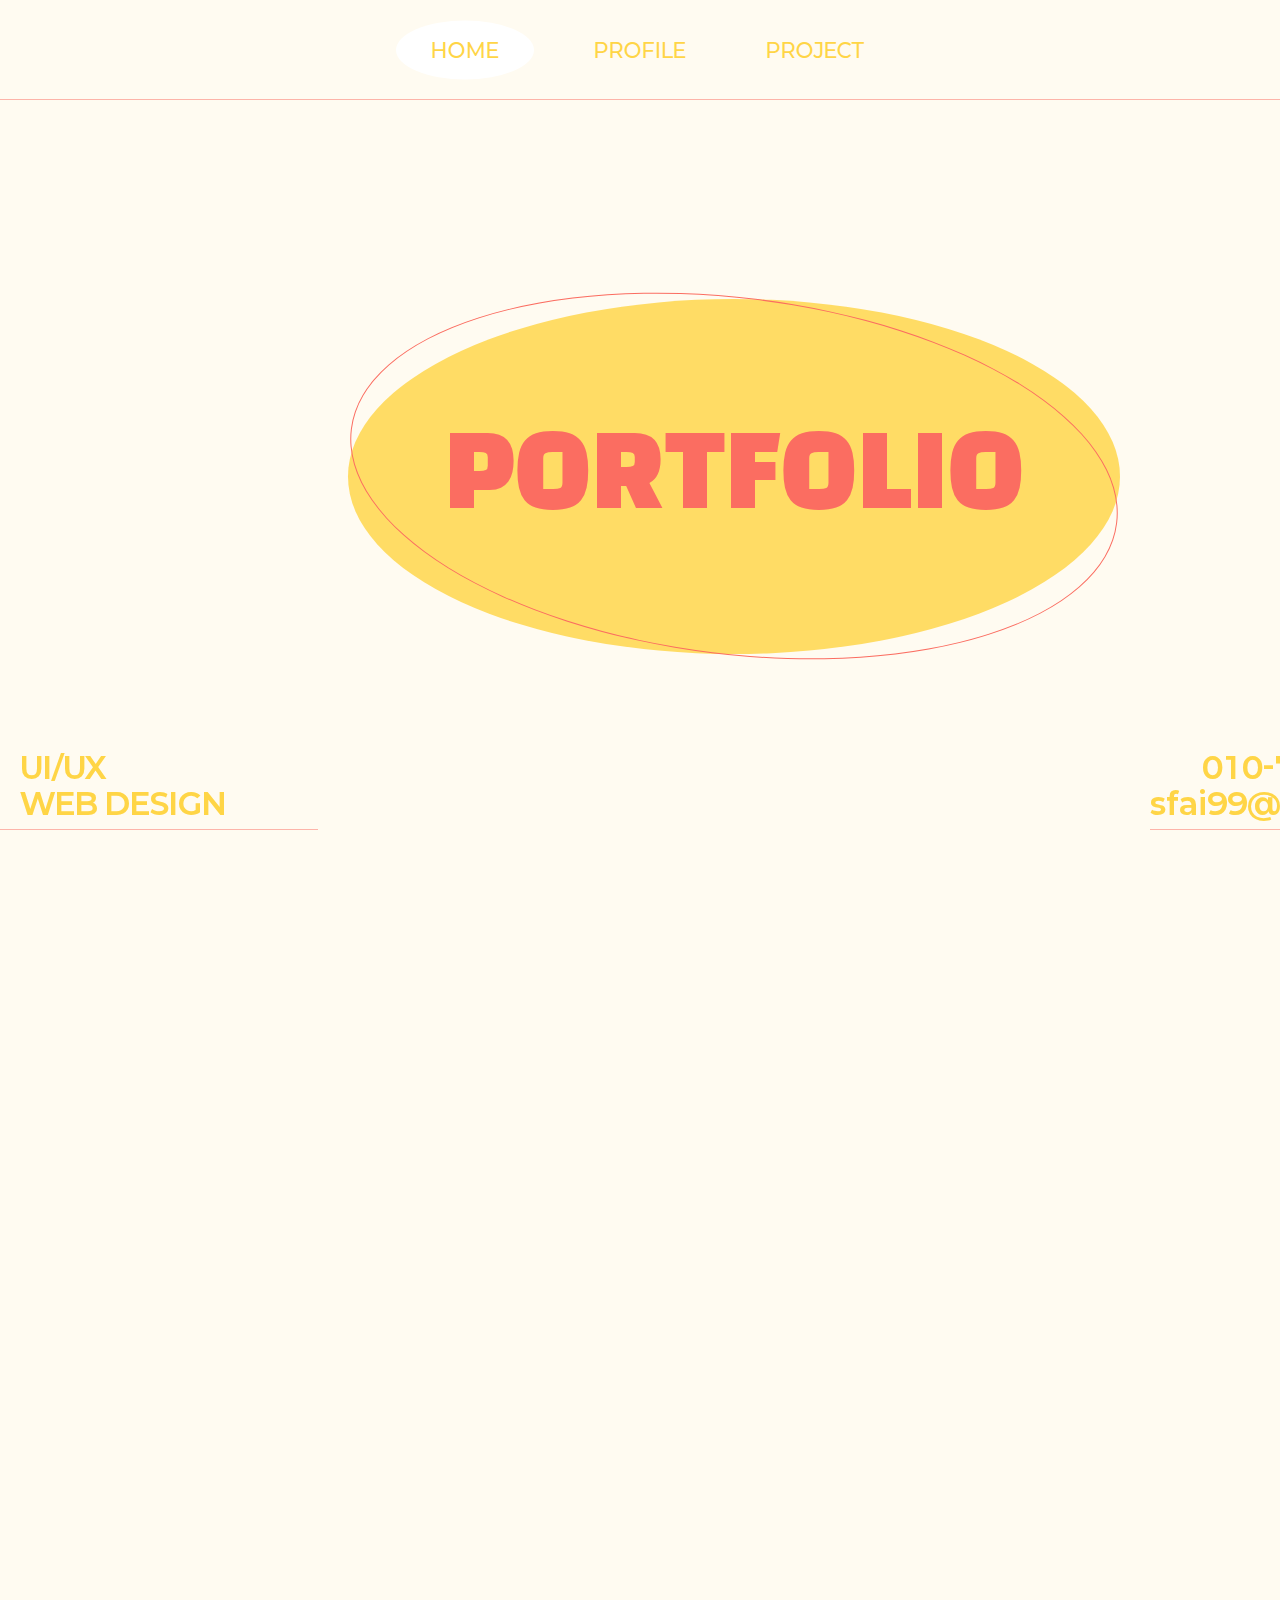
<file: index.html>
<!DOCTYPE html>
<html lang="ko">
<head>
    <meta charset="UTF-8">
    <script src="portfolio/js/jquery-3.7.1.min.js"></script>
    <script src="portfolio/js/fullpage.min.js"></script><!--fullpage js-->
    <link rel="stylesheet" href="portfolio/css/fullpage.css"><!--fullpage css-->
    <script src="portfolio/js/main.js"></script>
    <link rel="shortcut icon" type="image/x-icon" href="favicon.ico">
    <link rel="stylesheet" href="portfolio/css/main.css">
    <link href="https://fonts.googleapis.com/css2?family=Black+Han+Sans&display=swap" rel="stylesheet">
    <title>포트폴리오</title>
</head>
<body>
    <div id="wrap">
        <header>
            <h1>포트폴리오</h1>
            <nav class="gnb">
                <div class="gnb_wrap">
                    <ul>
                        <li class="active"><a href="#home"><span>HOME</span></a></li>
                        <li><a href="#profile"><span>PROFILE</span></a></li>
                        <li><a href="#project"><span>PROJECT</span></a></li>
                    </ul>
                </div>
            </nav>
        </header>
        <div id="fullpage">
            <section class="section home">
                <div class="wrapper">
                    <h2><span>PORTFOLIO</span></h2>
                    <div class="txt_wrap">
                        <div class="txt_01 txt">
                            <span>UI/UX<br>WEB DESIGN</span>
                        </div>
                        <div class="txt_02 txt">
                            <span>LEE YE JI</span>
                            <span>010-7546-3088</span>
                            <span>sfai99@naver.com</span>
                        </div>
                    </div>
                </div>
            </section><!--home-->
            <section class="section profile">
                <div class="wrapper">
                    <h2><span>PROFILE</span></h2>
                    <div class="profile_wrap">
                        <div class="profile01">
                            <div class="photo"><img src="portfolio/images/main/profile01.jpg" alt="증명사진"></div>
                            <div class="txt">
                                <span class="name">이예지</span>
                                <span>1997.09.19</span>
                                <span>010-7546-3088</span>
                                <span>sfai99@naver.com</span>
                            </div>
                        </div>
                        <div class="profile02">
                            <ul class="tit">
                                <li>
                                    <strong>EDUCATION</strong>
                                    <ul class="list">
                                        <li>
                                            <span class="date">2021.02</span>
                                            <strong>충북보건과학대학교<br>보건보육청소년과 졸업</strong>
                                        </li>
                                        <li>
                                            <span class="date">2024.10</span>
                                            <strong>웹앱디자인&웹퍼블리셔<br>및 영상콘텐츠 제작 과정 수료</strong>
                                        </li>
                                    </ul>
                                </li>
                            </ul>
                            <ul class="tit">
                                <li>
                                    <strong>WORK EXPERIENCE</strong>
                                    <ul class="list">
                                        <li>
                                            <span class="date">2021.03~2022.02</span>
                                            <strong>늘푸른어린이집(보육교사)</strong>
                                        </li>
                                        <li>
                                            <span class="date">2023.03~2024.03</span>
                                            <strong>늘해랑어린이집(보육교사)</strong>
                                        </li>
                                    </ul>
                                </li>
                            </ul>
                        </div>
                        <div class="profile02 profile_02">
                            <ul class="tit">
                                <li>
                                    <strong>LICENSE</strong>
                                    <ul class="list">
                                        <li>
                                            <strong>보육교사 2급</strong><span class="date">2021</span>
                                        </li>
                                        <li>
                                            <strong>사회복지사 2급</strong><span class="date">2021</span>
                                        </li>
                                        <li>
                                            <strong>청소년지도사 3급</strong><span class="date">2021</span>
                                        </li>
                                        <li>
                                            <strong>아동미술지도사</strong><span class="date">2020</span>
                                        </li>
                                        <li>
                                            <strong>미술심리상담사</strong><span class="date">2020</span>
                                        </li>
                                        <li>
                                            <strong>운전면허 2종 보통</strong><span class="date">2019</span>
                                        </li>
                                    </ul>
                                </li>
                            </ul>
                            <ul class="tit">
                                <li>
                                    <strong>SKILLS</strong>
                                    <ul class="list">
                                        <li><strong>• Figma</strong></li>
                                        <li><strong>• Photoshop</strong></li>
                                        <li><strong>• Illustrator</strong></li>
                                        <li><strong>• Html</strong></li>
                                        <li><strong>• Css</strong></li>
                                    </ul>
                                </li>
                            </ul>
                        </div>
                    </div>
                </div>
            </section><!--profile-->
            <section class="section project">
                <div class="wrapper">
                    <h2><span>PROJECT</span></h2>
                    <div class="list_wrap">
                        <ul>
                            <li>
                                <a href="portfolio/contents/project_sakyejul.html">
                                    <strong>PROJECT 01</strong>
                                    <div class="txt">
                                        <h3>사계절 출판사 웹사이트 (반응형)</h3>
                                        <span>UX 기획, UI 디자인, 코딩</span>
                                    </div>
                                    <div class="more">자세히보기</div>
                                </a>    
                            </li>
                            <li>
                                <a href="portfolio/contents/project_toursketch.html">
                                    <strong>PROJECT 02</strong>
                                    <div class="txt">
                                        <h3>여행스케치 여행사 (반응형)</h3>
                                        <span>UX 기획, UI 디자인, 코딩</span>
                                    </div>
                                    <div class="more">자세히보기</div>
                                </a>
                            </li>
                            <li>
                                <a href="portfolio/contents/promotion.html" target="_blank" title="새창">
                                    <strong>PROJECT 03</strong>
                                    <div class="txt">
                                        <h3>프로모션 & 포스터 디자인</h3>
                                        <span>Photoshop & Illustrator 작업</span>
                                    </div>
                                    <div class="more">자세히보기</div>
                                </a>
                            </li>
                        </ul>
                    </div>
                </div>
            </section><!--project-->
            <section class="section thank_you">
                <div class="wrapper">
                    <h2><span>THANK YOU<br>FOR WATCHING</span></h2>
                </div>
            </section>
        </div>
    </div>
</body>
</html>
</file>
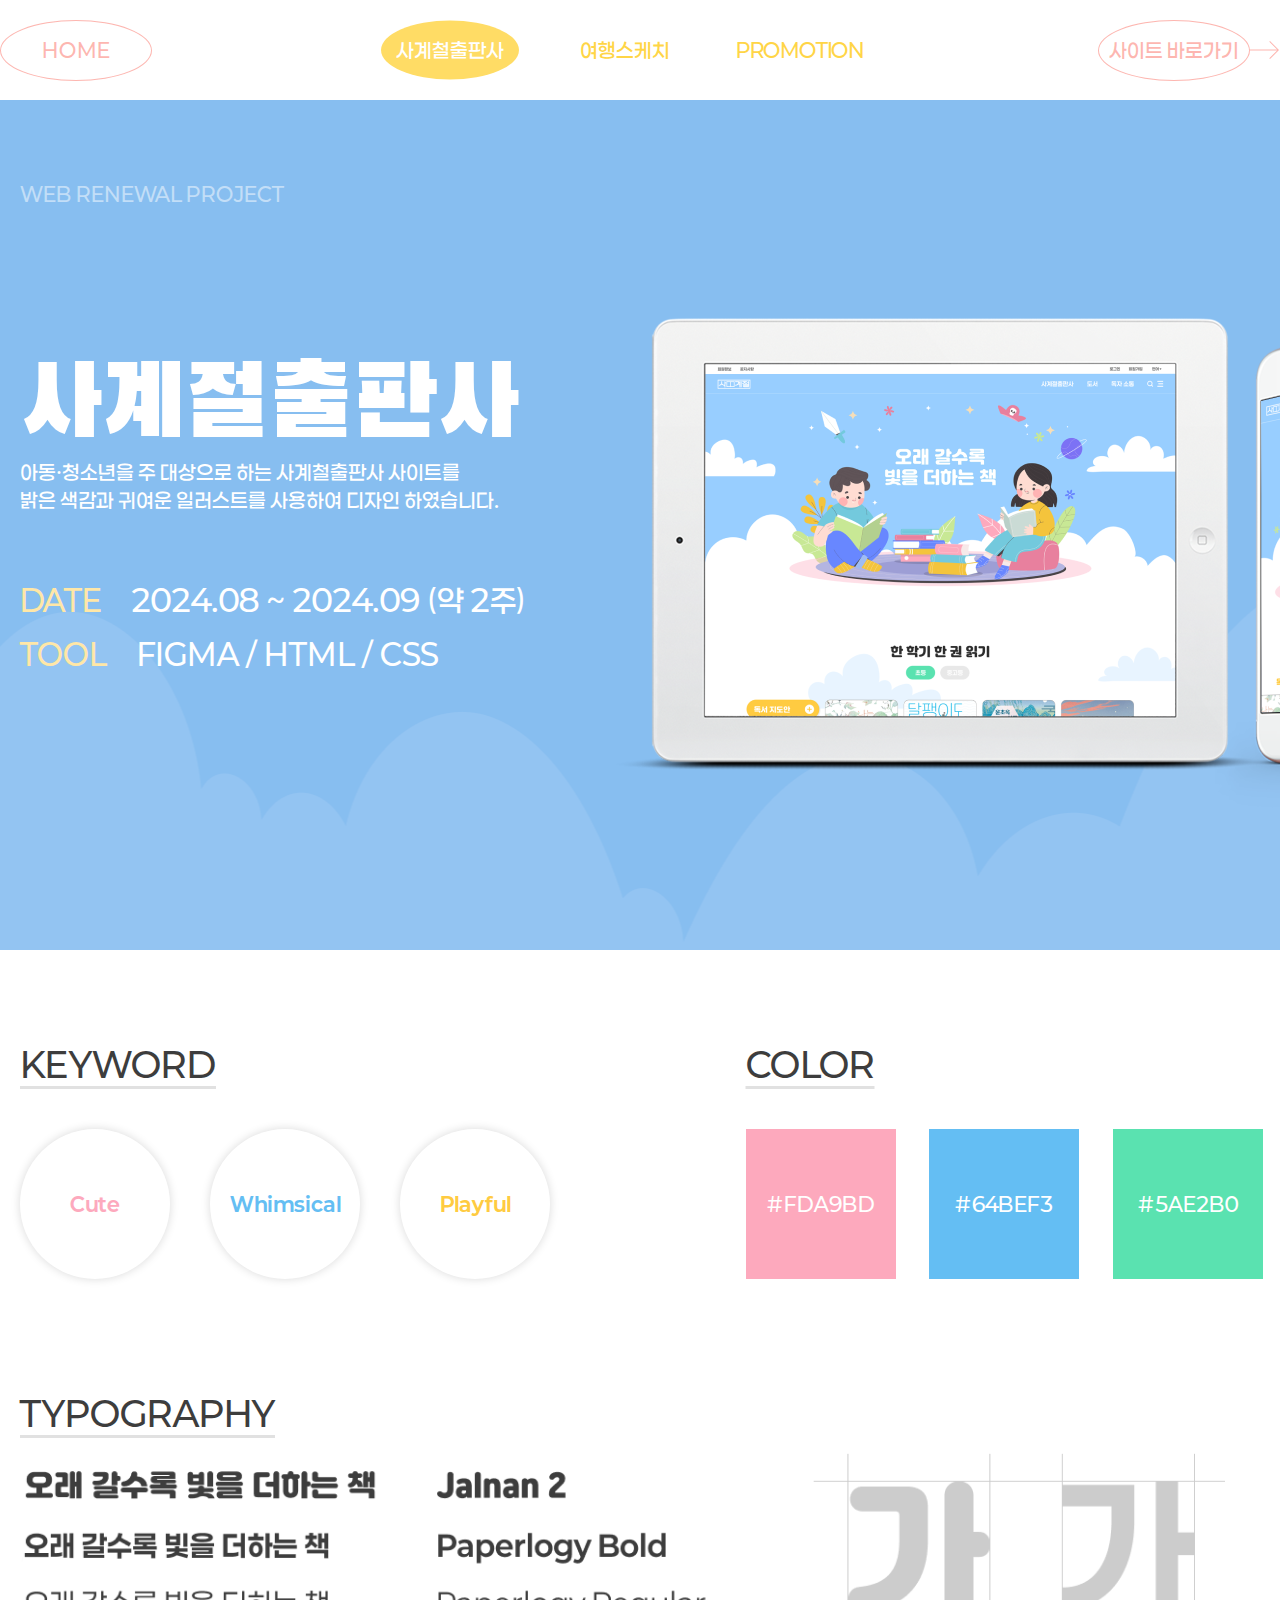
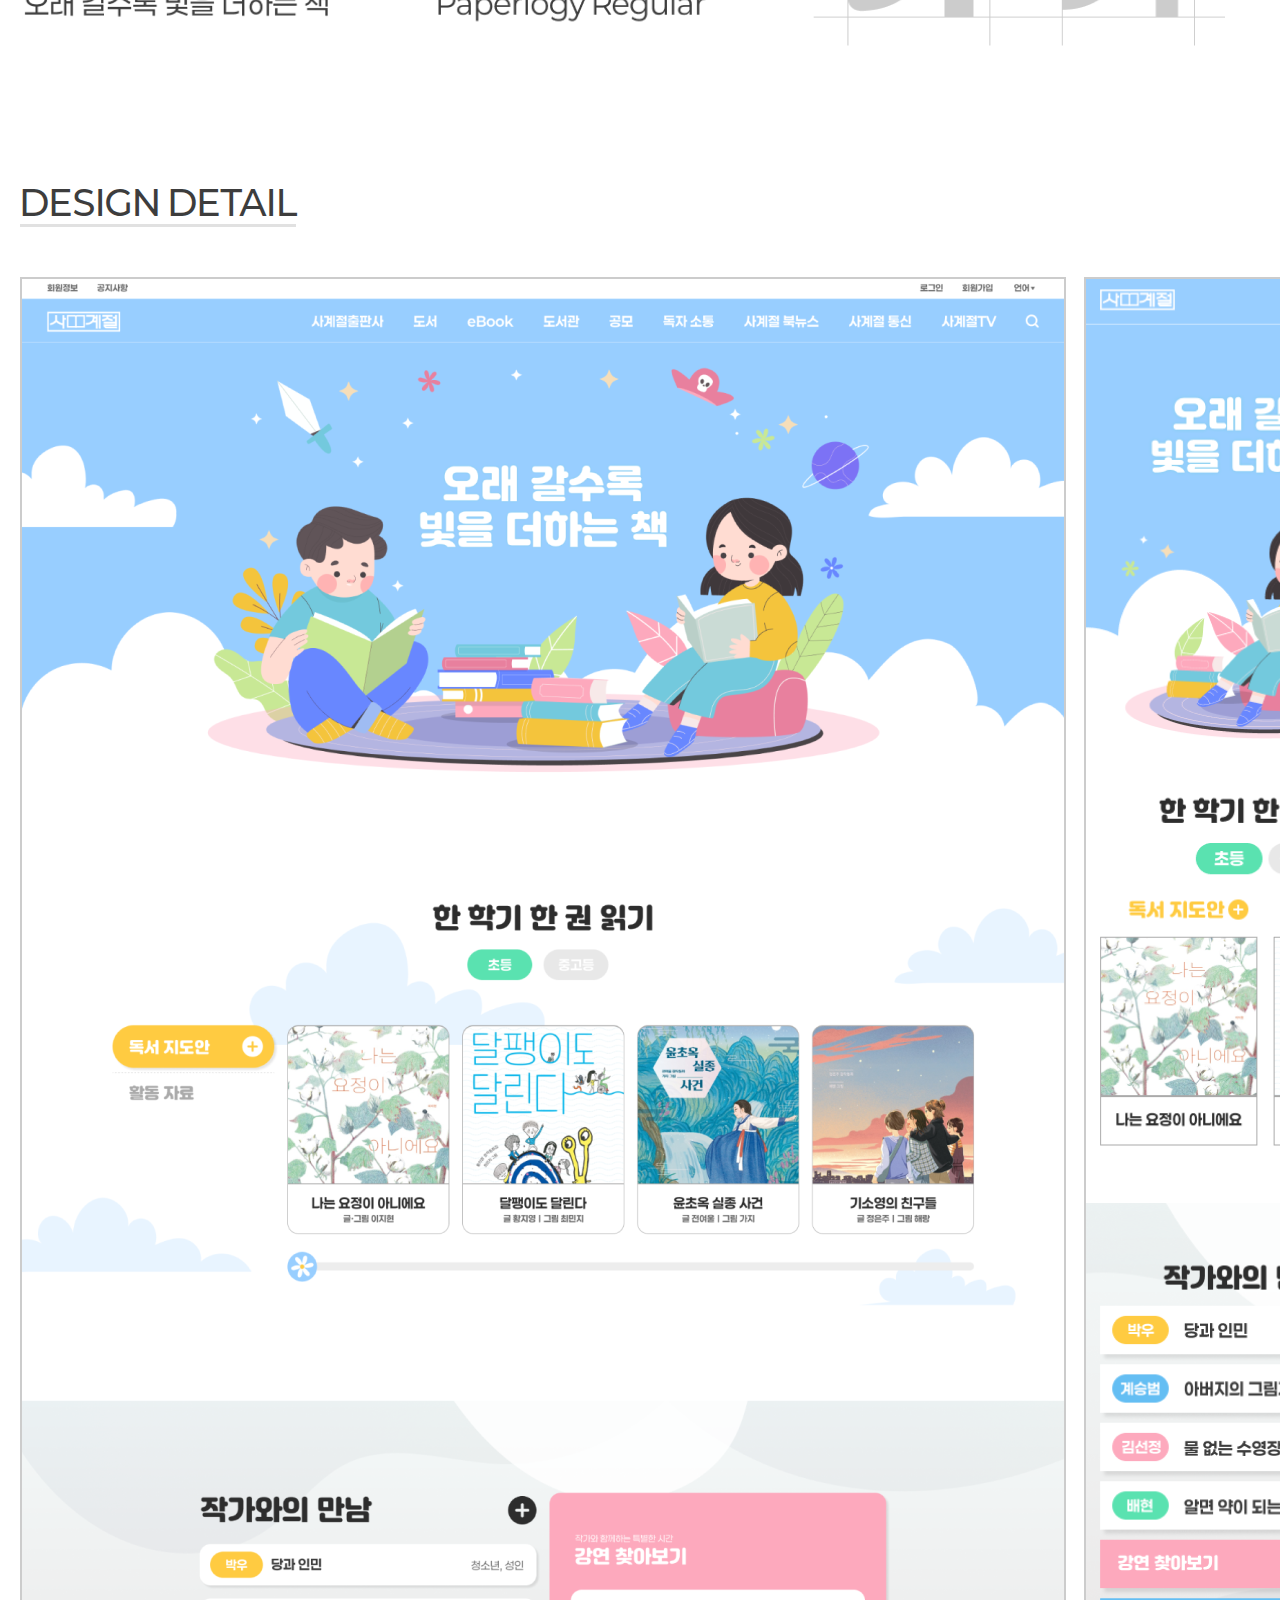
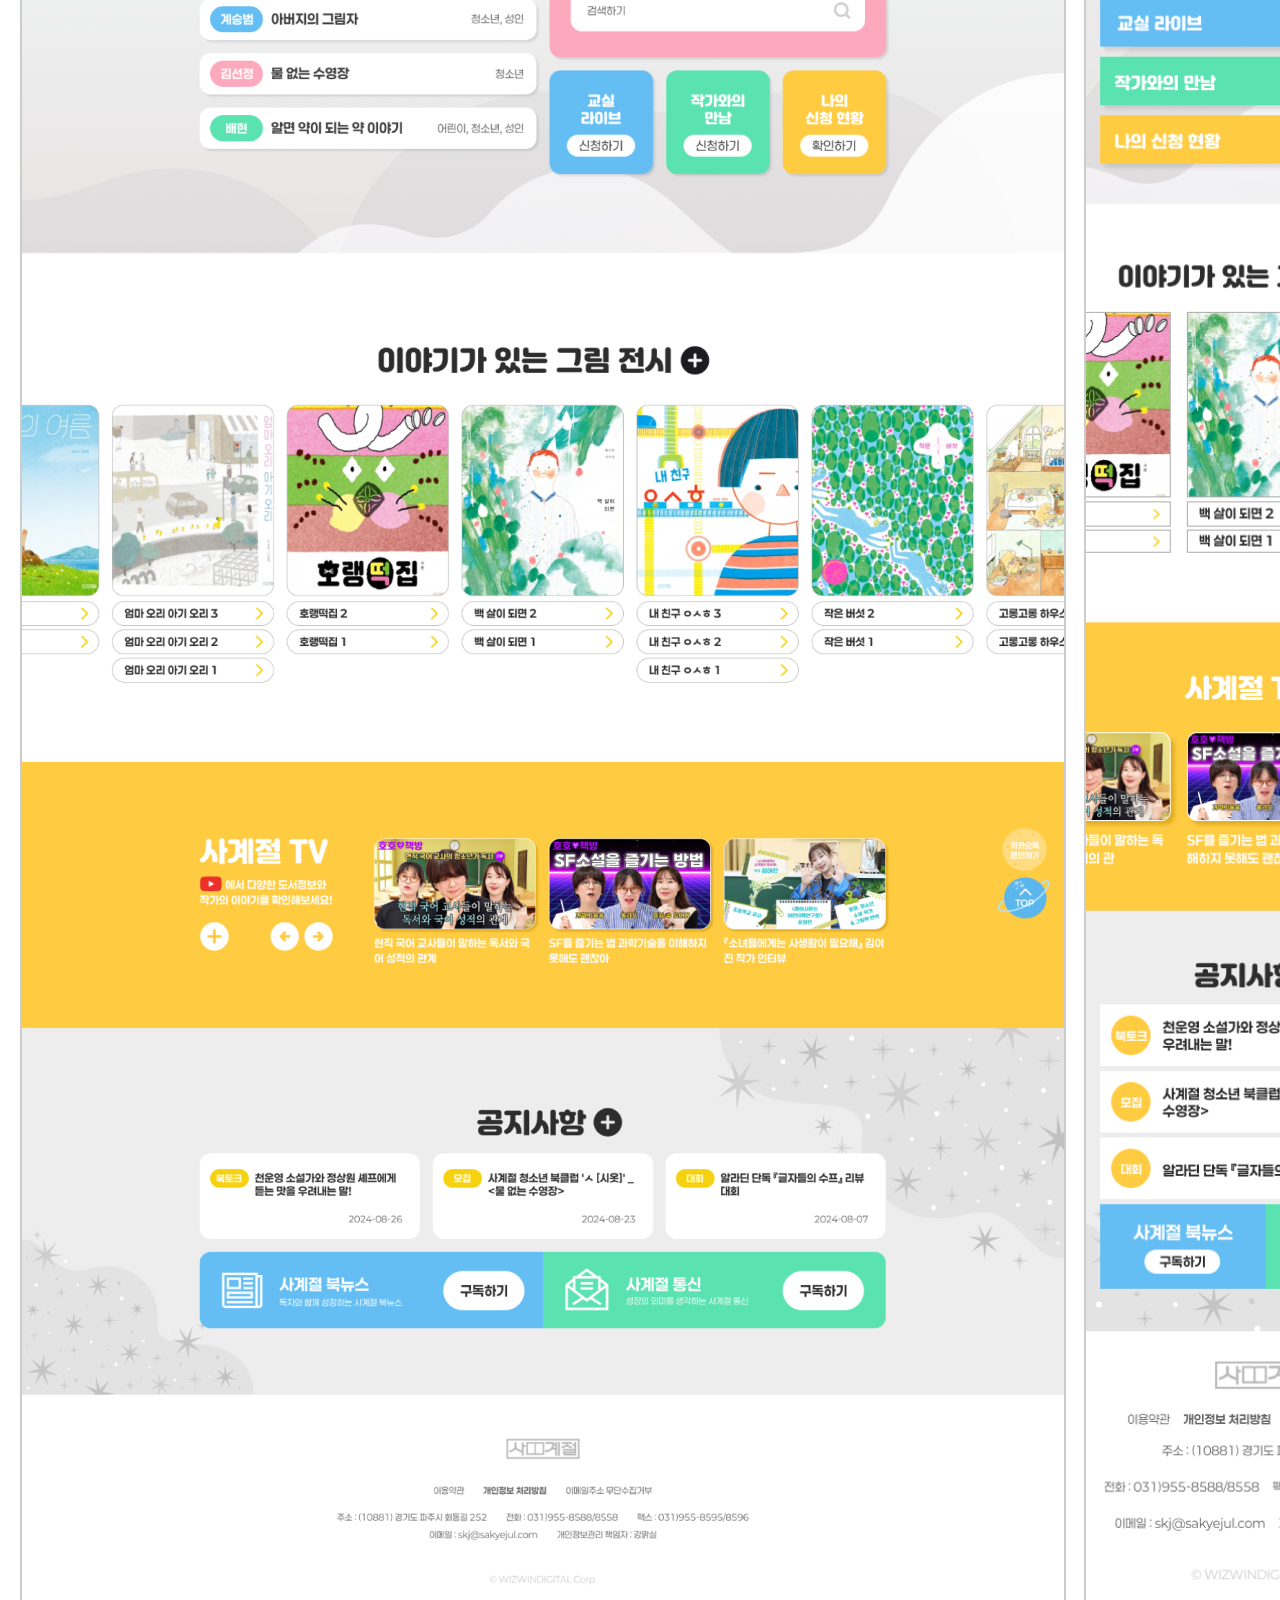
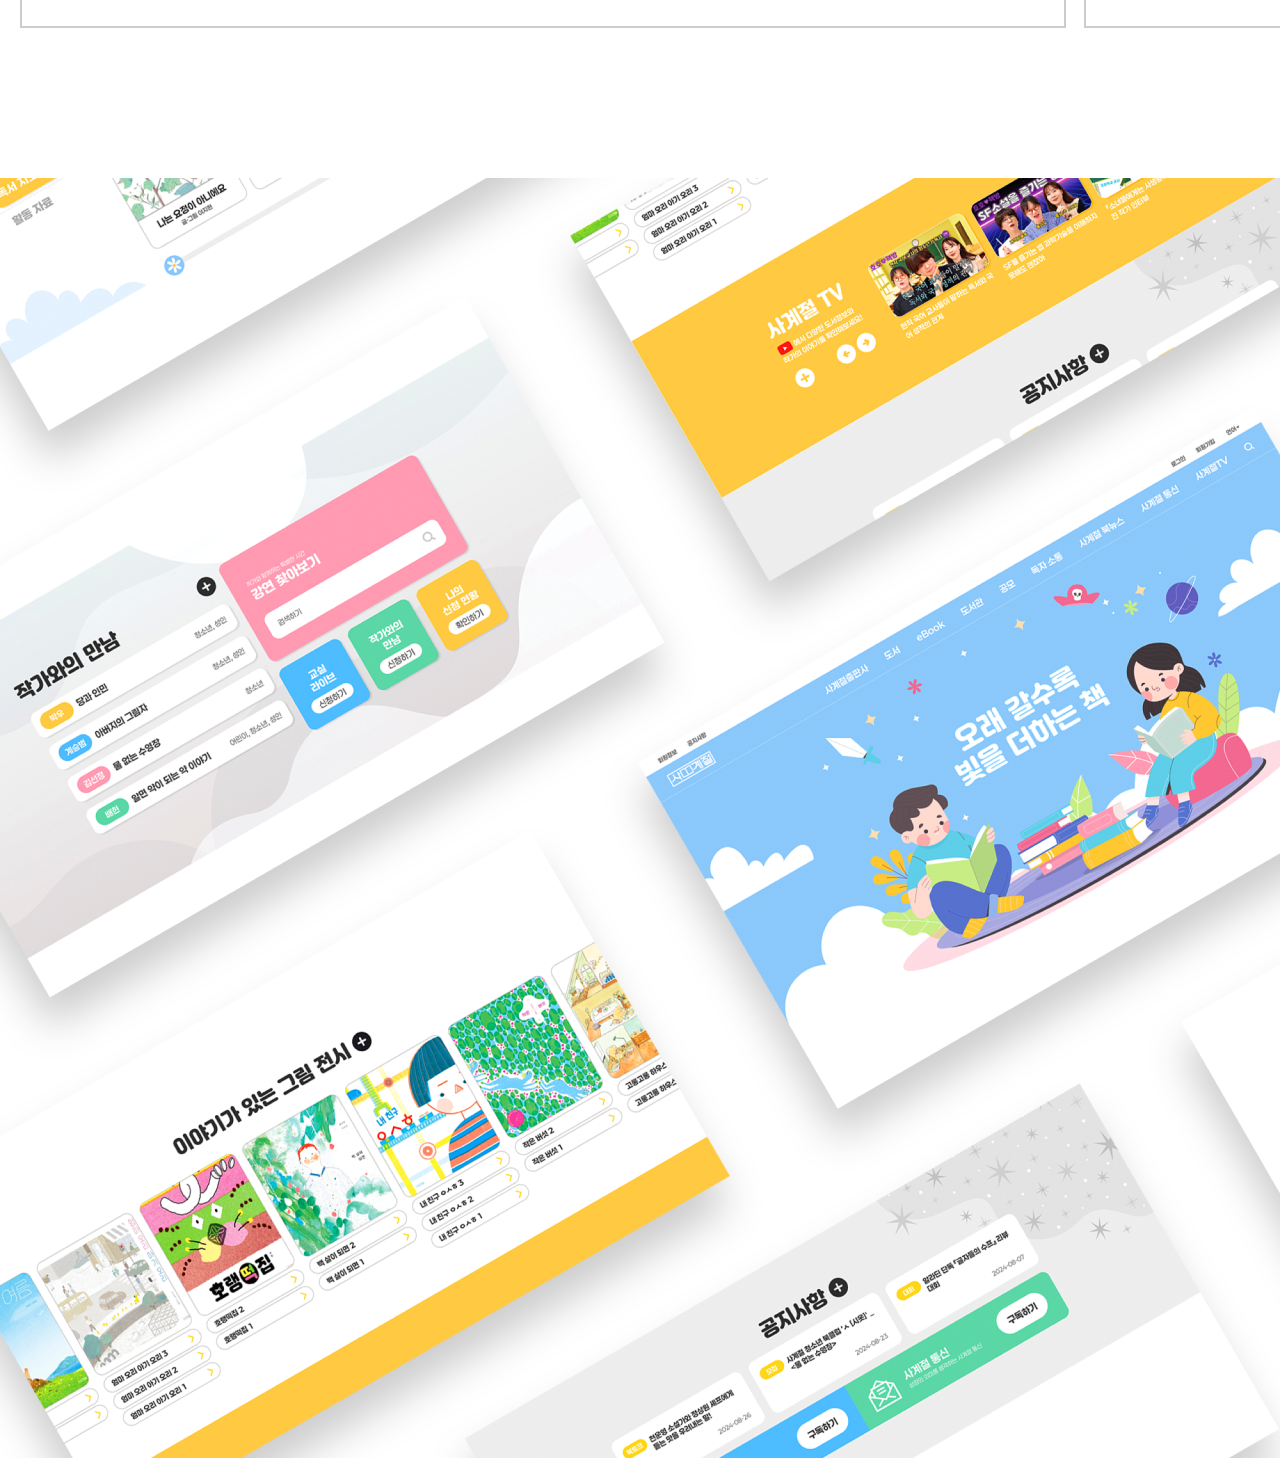
<file: portfolio/contents/project_sakyejul.html>
<!DOCTYPE html>
<html lang="ko">

<head>
    <meta charset="UTF-8">
    <meta name="viewport" content="width=device-width, initial-scale=1.0">
    <link rel="shortcut icon" type="image/x-icon" href="favicon.ico">
    <link rel="stylesheet" href="../css/sub.css">
    <link href="https://fonts.googleapis.com/css2?family=Black+Han+Sans&display=swap" rel="stylesheet">
    <title>project_sakyejul</title>
</head>

<body>
    <header class="sub">
        <h1>포트폴리오</h1>
        <nav class="gnb">
            <div class="gnb_wrap">
                <div class="home"><a href="../../index.html">HOME</a></div>
                <ul>
                    <li class="active"><a href="project_sakyejul.html"><span>사계철출판사</span></a></li>
                    <li><a href="project_toursketch.html"><span>여행스케치</span></a></li>
                    <li><a href="promotion.html"><span>PROMOTION</span></a></li>
                </ul>
                <div class="more"><a href="../../sakyejul/index.html" target="_blank" title="새창">사이트 바로가기</a></div>
            </div>
        </nav>
    </header>
    <main>
        <div class="cts_sakyejul01 cts01">
            <div class="wrapper">
                <div class="txt_top">
                    <span>WEB RENEWAL PROJECT</span>
                    <span>SAKYEJUL</span>
                </div>
                <div class="wrap">
                    <div class="txt">
                        <h2>사계절출판사</h2>
                        <p>아동·청소년을 주 대상으로 하는 사계철출판사 사이트를<br>
                            밝은 색감과 귀여운 일러스트를 사용하여 디자인 하였습니다.</p>
                        <strong><span>DATE</span>2024.08 ~ 2024.09 (약 2주)</strong><br>
                        <strong><span>TOOL</span>FIGMA / HTML / CSS</strong>
                    </div>
                    <div class="photo"><img src="../images/contents/sakyejul01.png" alt="웹사이트 목업 사진"></div>
                </div>
            </div>
        </div>
        <div class="cts_sakyejul02 cts02">
            <div class="wrapper">
                <div class="wrap">
                    <div class="sakyejul02_01 c02_01">
                        <strong>KEYWORD</strong>
                        <div class="list">
                            <ul>
                                <li class="keyword01">Cute</li>
                                <li class="keyword02">Whimsical</li>
                                <li class="keyword03">Playful</li>
                            </ul>
                        </div>
                    </div>
                    <div class="sakyejul02_02 c02_02">
                        <strong>COLOR</strong>
                        <div class="list">
                            <ul>
                                <li class="color01">#FDA9BD</li>
                                <li class="color02">#64BEF3</li>
                                <li class="color03">#5AE2B0</li>
                                <li class="color04">#FFCB41</li>
                            </ul>
                        </div>
                    </div>
                </div>
                <div class="sakyejul02_03 c02_03">
                    <strong>TYPOGRAPHY</strong>
                    <div class="photo"><img src="../images/contents/typography_sakyejul.png" alt="서체 이미지"></div>
                </div>
                <div class="sakyejul02_04 c02_04">
                    <strong>DESIGN DETAIL</strong>
                    <div class="photo_wrap">
                        <div class="photo01 photo"><img src="../images/contents/sakyejul_design detail01.png"
                                alt="웹디자인 이미지"></div>
                        <div class="photo02 photo"><img src="../images/contents/sakyejul_design detail02.png"
                                alt="웹디자인 이미지 모바일용"></div>
                    </div>
                </div>
            </div>
        </div>
        <div class="cts_sakyejul03 cts03">
            <div class="photo"><img src="../images/contents/sakyejul02.png" alt="웹사이트 디자인 목업 사진"></div>
        </div>
    </main>
</body>

</html>
</file>
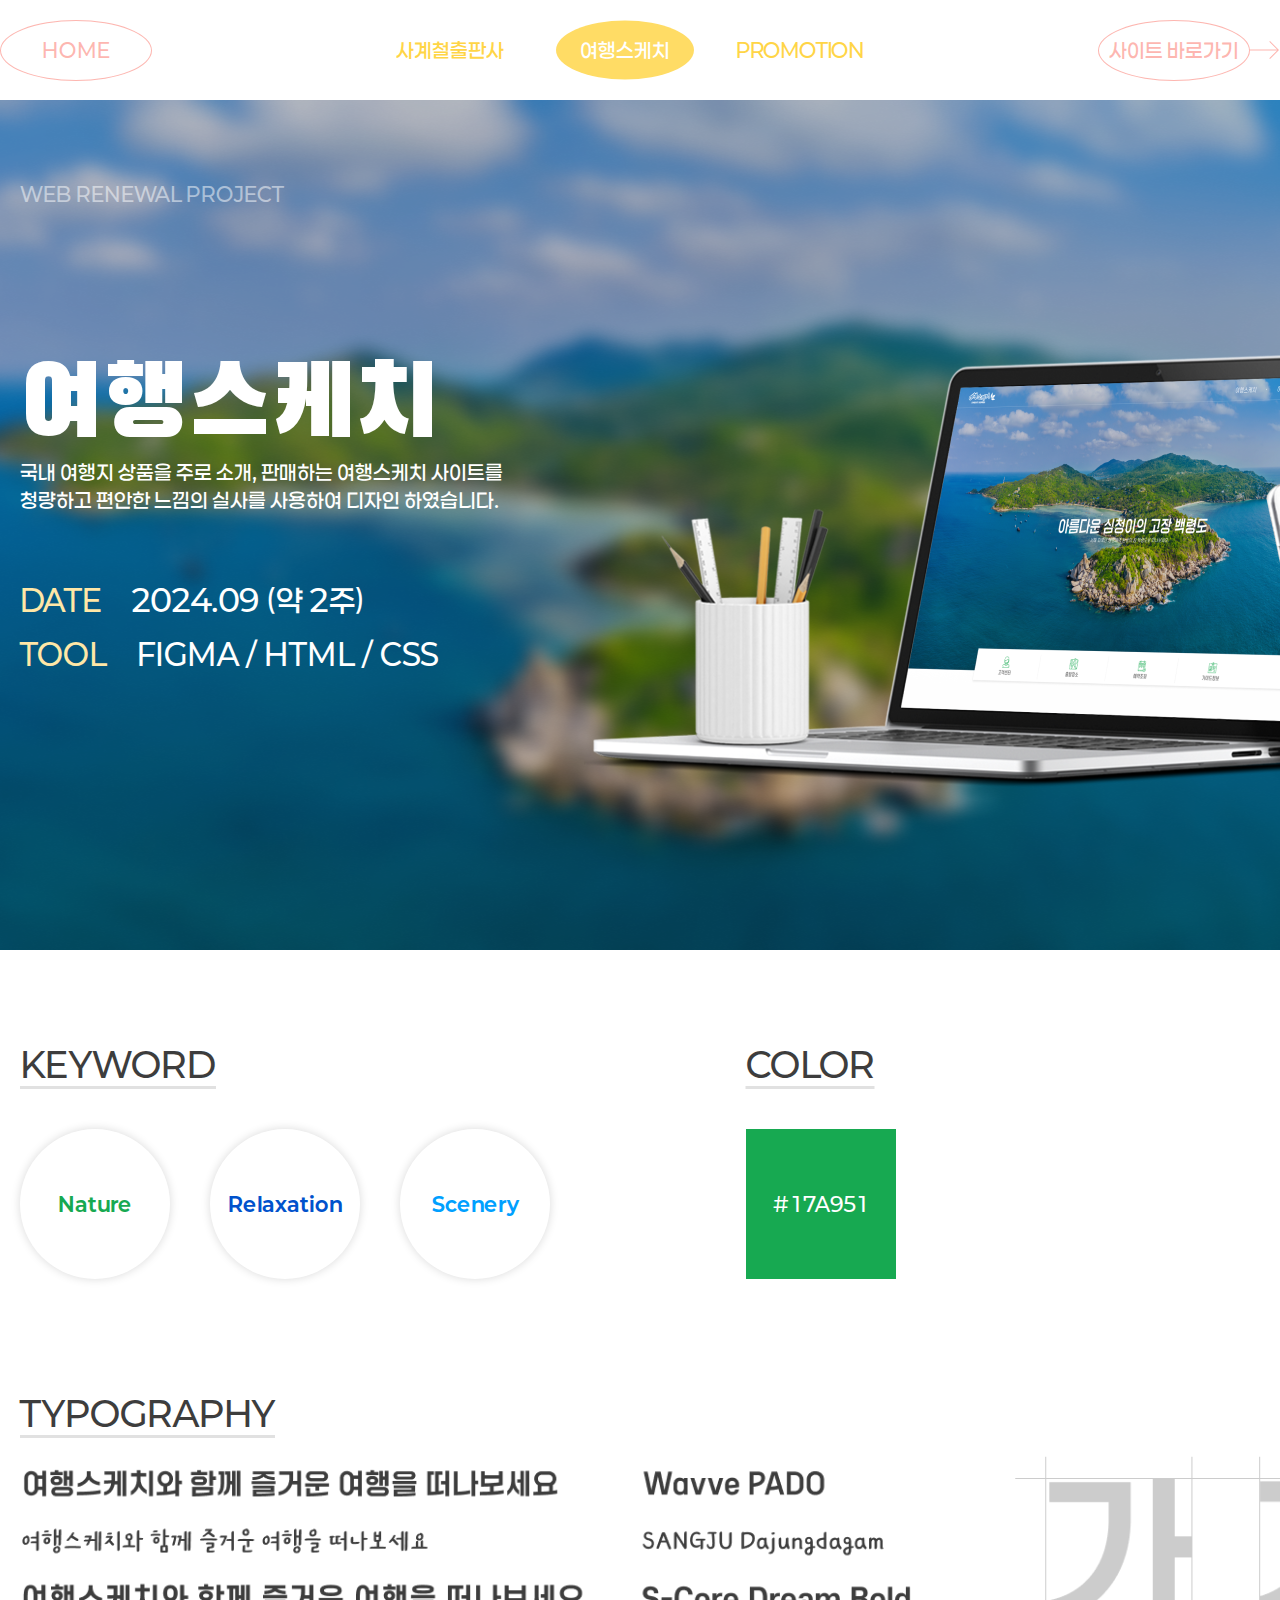
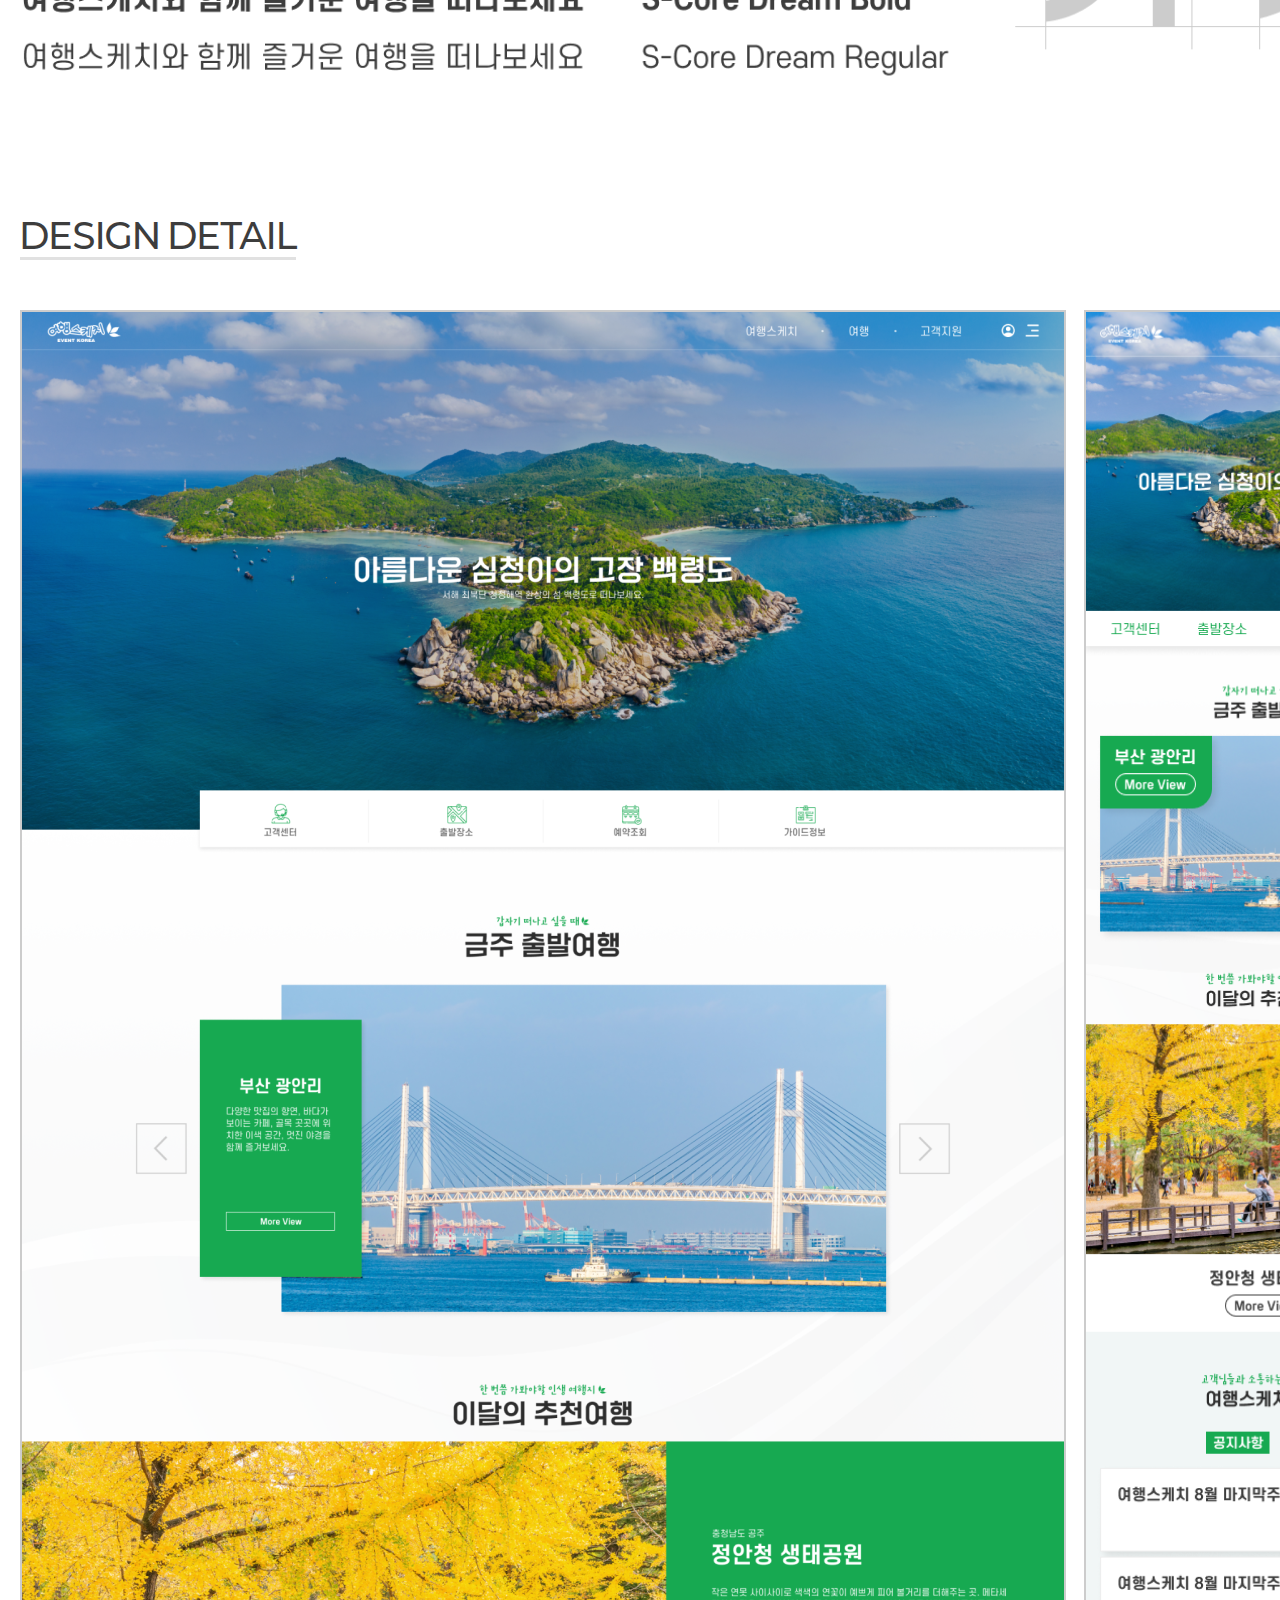
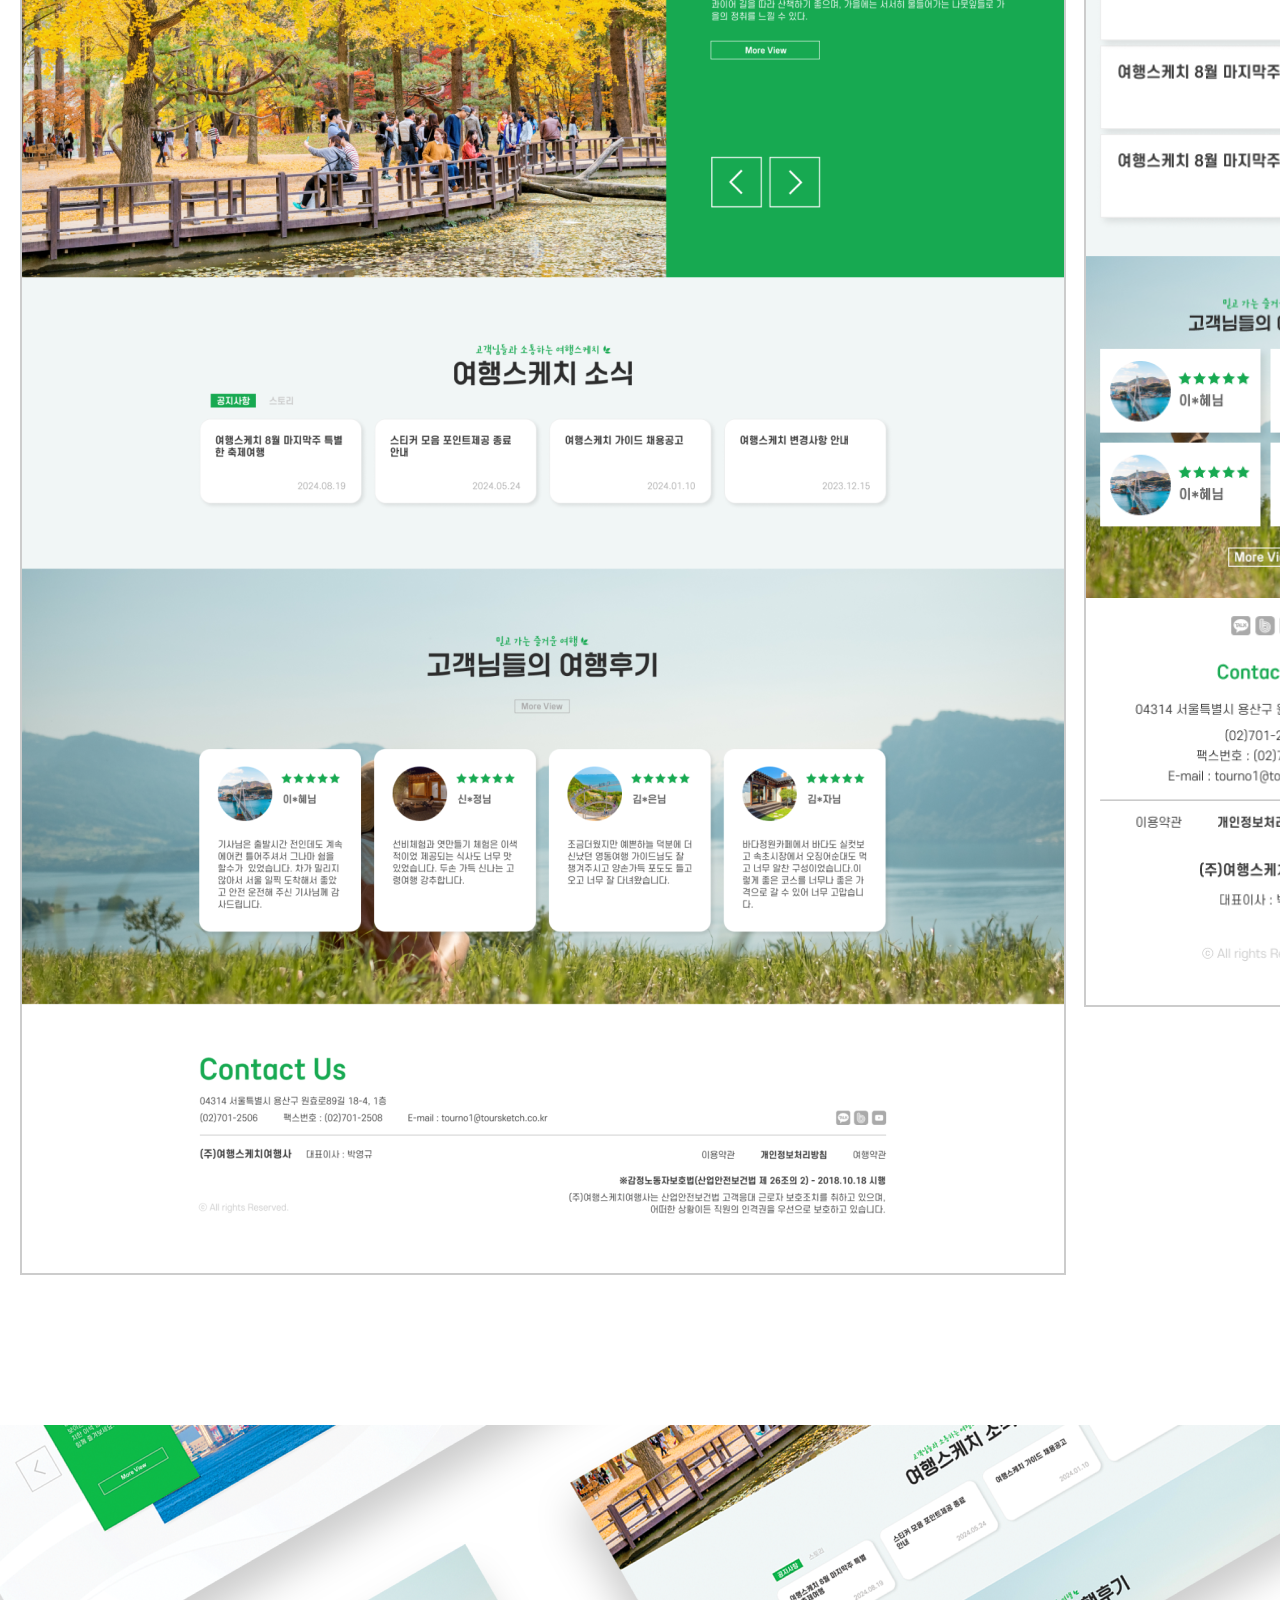
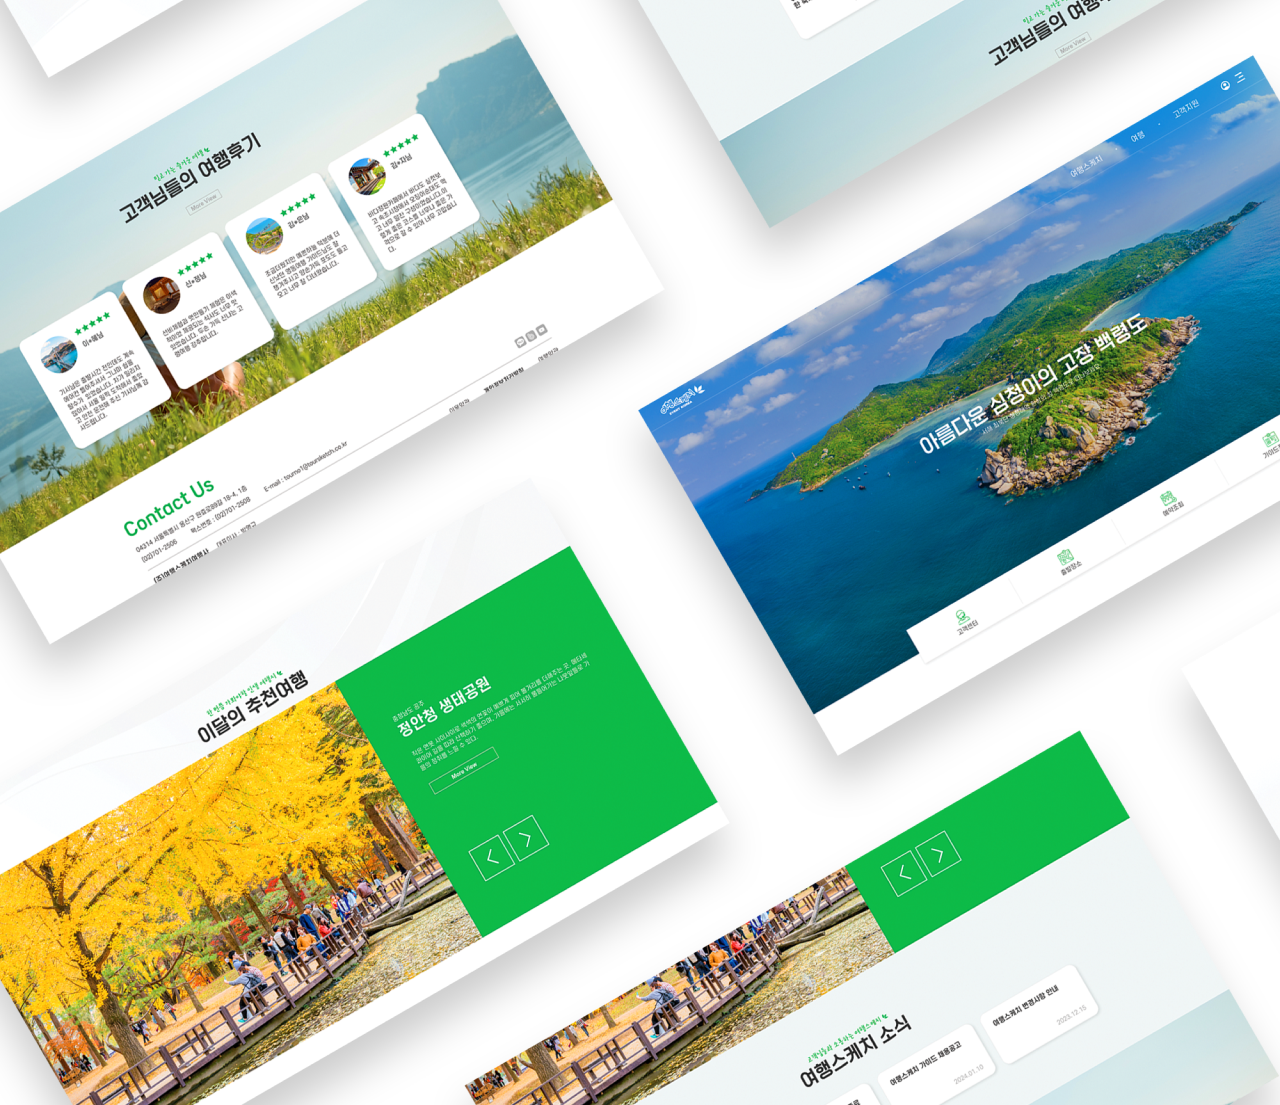
<file: portfolio/contents/project_toursketch.html>
<!DOCTYPE html>
<html lang="ko">

<head>
    <meta charset="UTF-8">
    <meta name="viewport" content="width=device-width, initial-scale=1.0">
    <link rel="shortcut icon" type="image/x-icon" href="favicon.ico">
    <link rel="stylesheet" href="../css/sub.css">
    <link href="https://fonts.googleapis.com/css2?family=Black+Han+Sans&display=swap" rel="stylesheet">
    <title>project_toursketch</title>
</head>

<body>
    <header class="sub">
        <h1>포트폴리오</h1>
        <nav class="gnb">
            <div class="gnb_wrap">
                <div class="home"><a href="../../index.html">HOME</a></div>
                <ul>
                    <li><a href="project_sakyejul.html"><span>사계철출판사</span></a></li>
                    <li class="active"><a href="project_toursketch.html"><span>여행스케치</span></a></li>
                    <li><a href="promotion.html"><span>PROMOTION</span></a></li>
                </ul>
                <div class="more"><a href="../../toursketch/index.html" target="_blank" title="새창">사이트 바로가기</a></div>
            </div>
        </nav>
    </header>
    <main>
        <div class="cts_toursketch01 cts01">
            <div class="wrapper">
                <div class="txt_top">
                    <span>WEB RENEWAL PROJECT</span>
                    <span>TOURSKETCH</span>
                </div>
                <div class="wrap">
                    <div class="txt">
                        <h2>여행스케치</h2>
                        <p>국내 여행지 상품을 주로 소개, 판매하는 여행스케치 사이트를<br>
                            청량하고 편안한 느낌의 실사를 사용하여 디자인 하였습니다.</p>
                        <strong><span>DATE</span>2024.09 (약 2주)</strong><br>
                        <strong><span>TOOL</span>FIGMA / HTML / CSS</strong>
                    </div>
                    <div class="photo"><img src="../images/contents/toursketch01.png" alt="웹사이트 목업 사진"></div>
                </div>
            </div>
        </div>
        <div class="cts_toursketch02 cts02">
            <div class="wrapper">
                <div class="wrap">
                    <div class="toursketch02_01 c02_01">
                        <strong>KEYWORD</strong>
                        <div class="list">
                            <ul>
                                <li class="keyword01">Nature</li>
                                <li class="keyword02">Relaxation</li>
                                <li class="keyword03">Scenery</li>
                            </ul>
                        </div>
                    </div>
                    <div class="toursketch02_02 c02_02">
                        <strong>COLOR</strong>
                        <span>#17A951</span>
                    </div>
                </div>
                <div class="toursketch02_03 c02_03">
                    <strong>TYPOGRAPHY</strong>
                    <div class="photo"><img src="../images/contents/typography_toursketch.png" alt="서체 이미지"></div>
                </div>
                <div class="toursketch02_04 c02_04">
                    <strong>DESIGN DETAIL</strong>
                    <div class="photo_wrap">
                        <div class="photo01 photo"><img src="../images/contents/toursketch_design detail01.png"
                                alt="웹디자인 이미지"></div>
                        <div class="photo02 photo"><img src="../images/contents/toursketch_design detail02.png"
                                alt="웹디자인 이미지 모바일용"></div>
                    </div>
                </div>
            </div>
        </div>
        <div class="cts_toursketch03 cts03">
            <div class="photo"><img src="../images/contents/toursketch02.png" alt="웹사이트 디자인 목업 사진"></div>
        </div>
    </main>
</body>

</html>
</file>
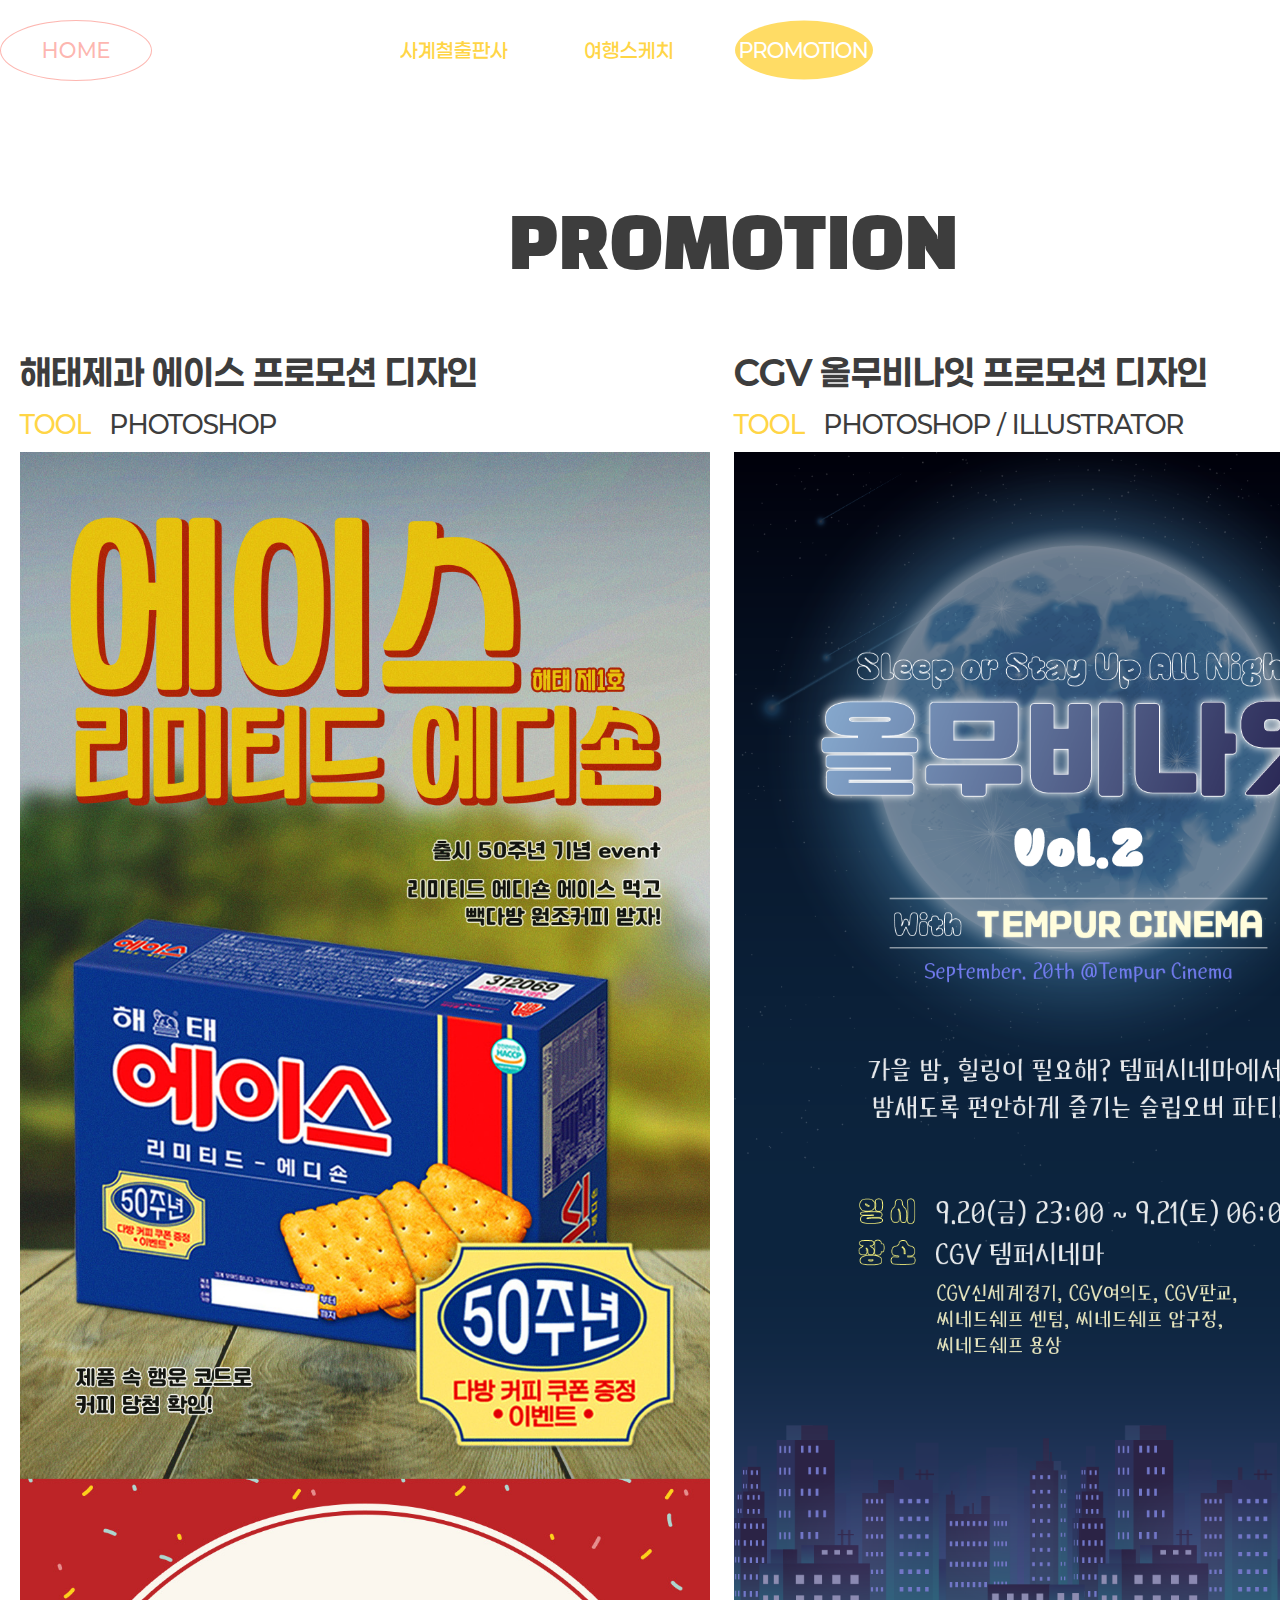
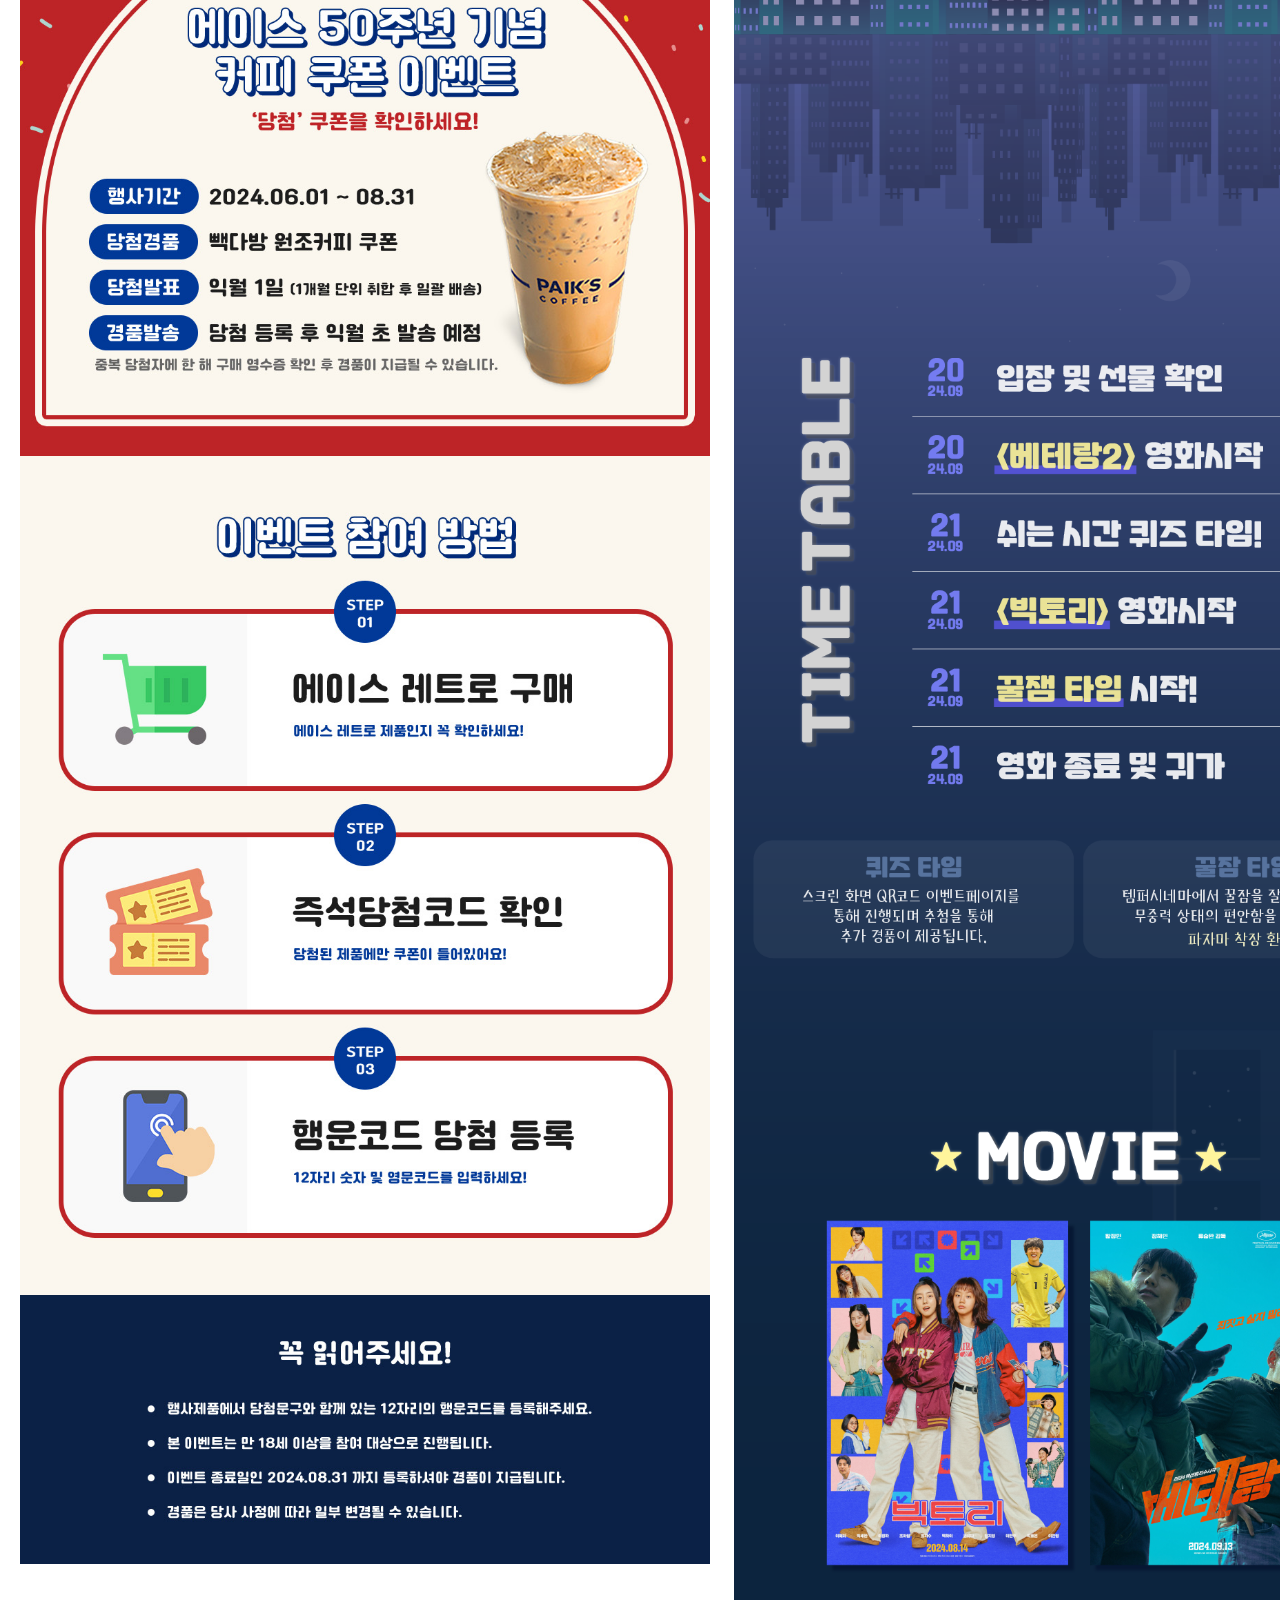
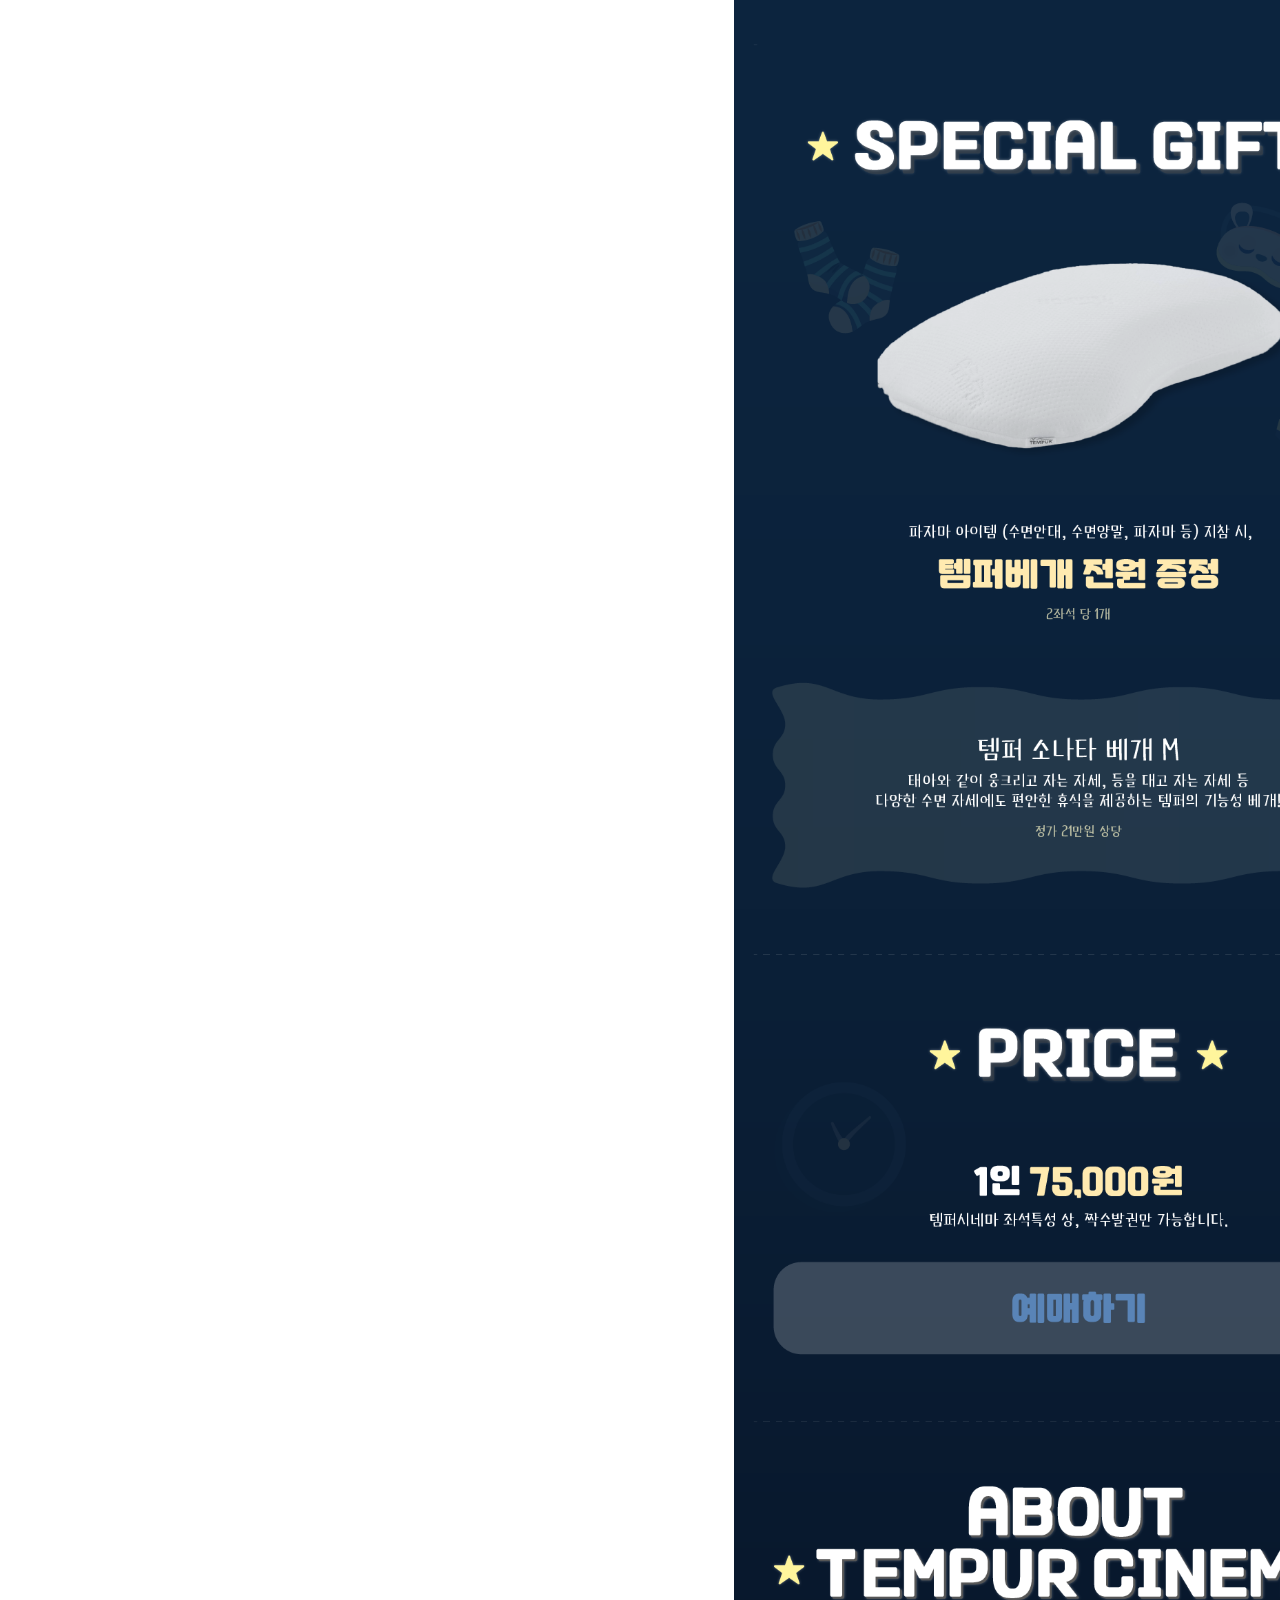
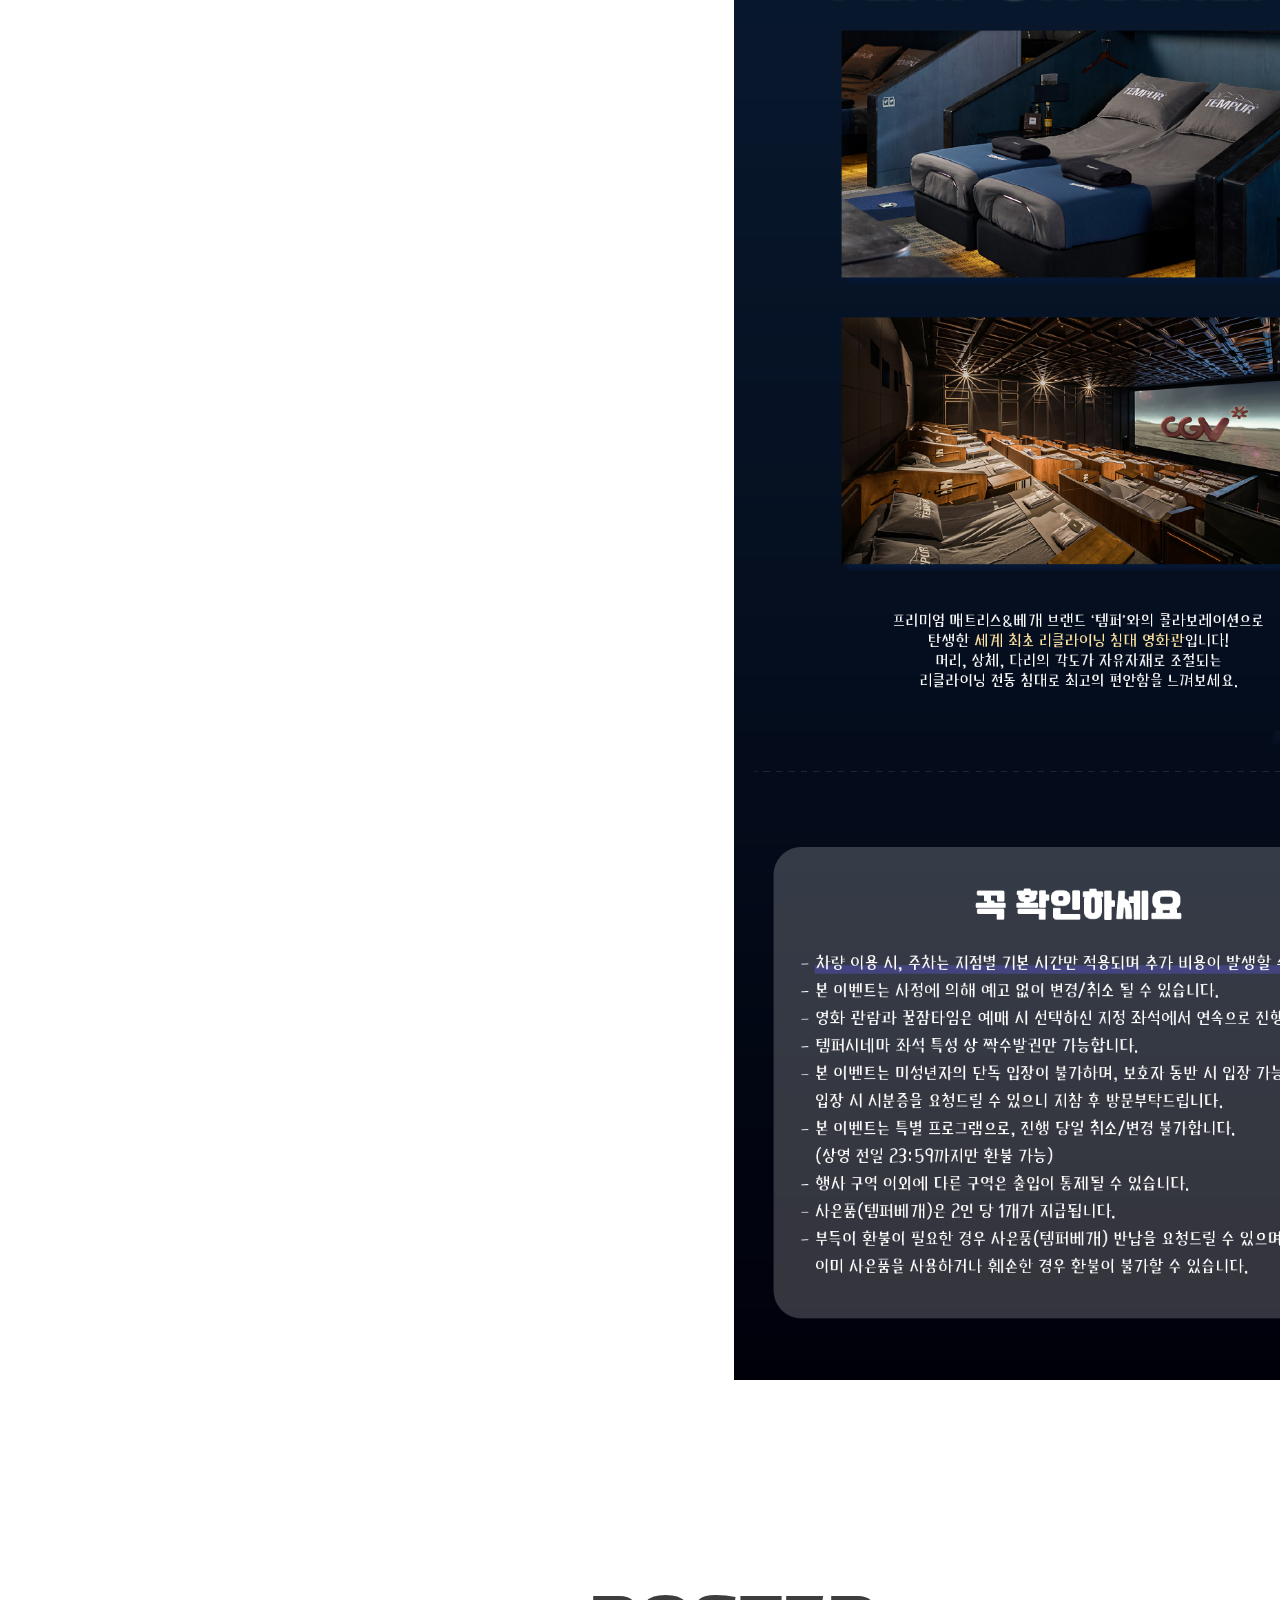
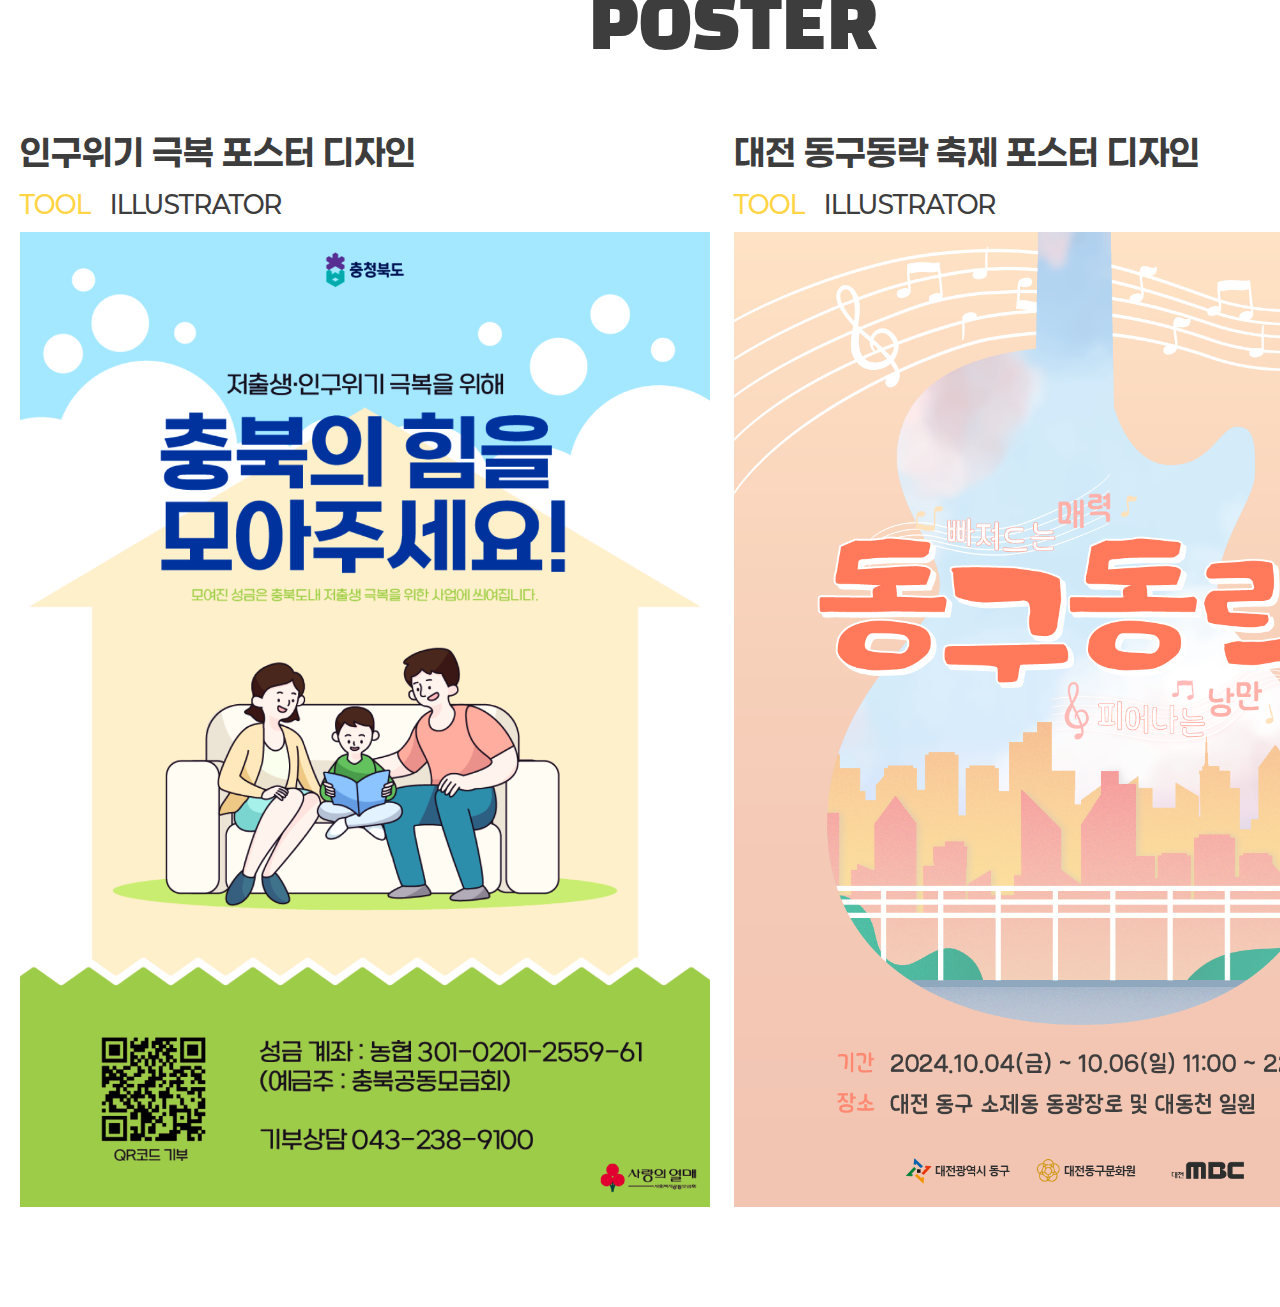
<file: portfolio/contents/promotion.html>
<!DOCTYPE html>
<html lang="ko">

<head>
    <meta charset="UTF-8">
    <meta name="viewport" content="width=device-width, initial-scale=1.0">
    <link rel="shortcut icon" type="image/x-icon" href="favicon.ico">
    <link rel="stylesheet" href="../css/sub.css">
    <link href="https://fonts.googleapis.com/css2?family=Black+Han+Sans&display=swap" rel="stylesheet">
    <title>프로모션 & 포스터 디자인</title>
</head>

<body>
    <header class="sub">
        <h1>포트폴리오</h1>
        <nav class="gnb">
            <div class="gnb_wrap">
                <div class="home"><a href="../../index.html">HOME</a></div>
                <ul>
                    <li><a href="project_sakyejul.html"><span>사계철출판사</span></a></li>
                    <li><a href="project_toursketch.html"><span>여행스케치</span></a></li>
                    <li class="active"><a href="promotion.html"><span>PROMOTION</span></a></li>
                </ul>
                <div class="more promotion_more"><a href="../../toursketch/index.html" target="_blank" title="새창">사이트
                        바로가기</a></div>
            </div>
        </nav>
    </header>
    <main>
        <div class="cts_promotion">
            <div class="wrapper">
                <h2>PROMOTION</h2>
                <div class="promotion_wrap">
                    <div class="ht">
                        <h3>해태제과 에이스 프로모션 디자인</h3>
                        <strong><span>TOOL</span>PHOTOSHOP</strong>
                        <div class="photo"><img src="../images/contents/ht_promotion.jpg" alt="해태제과 프로모션 디자인"></div>
                    </div>
                    <div class="cgv">
                        <h3>CGV 올무비나잇 프로모션 디자인</h3>
                        <strong><span>TOOL</span>PHOTOSHOP / ILLUSTRATOR
                            <div class="photo"><img src="../images/contents/cgv_promotion.png" alt="cgv 프로모션 디자인"></div>
                    </div>
                </div>
            </div>
        </div>
        <div class="cts_poster">
            <div class="wrapper">
                <h2>POSTER</h2>
                <div class="poster_wrap">
                    <div class="poster01">
                        <h3>인구위기 극복 포스터 디자인</h3>
                        <strong><span>TOOL</span>ILLUSTRATOR</strong>
                        <div class="photo"><img src="../images/contents/poster01.png" alt="인구위기 극복 포스터 디자인"></div>
                    </div>
                    <div class="poster02">
                        <h3>대전 동구동락 축제 포스터 디자인</h3>
                        <strong><span>TOOL</span>ILLUSTRATOR
                            <div class="photo"><img src="../images/contents/poster02.png" alt="대전 동구동락 축제 포스터 디자인">
                            </div>
                    </div>
                </div>
            </div>
        </div>
    </main>
</body>

</html>
</file>
<file: portfolio/css/fullpage.css>
/*!
 * fullPage 4.0.11
 * https://github.com/alvarotrigo/fullPage.js
 *
 * @license GPLv3 for open source use only
 * or Fullpage Commercial License for commercial use
 * http://alvarotrigo.com/fullPage/pricing/
 *
 * Copyright (C) 2021 http://alvarotrigo.com/fullPage - A project by Alvaro Trigo
 */
html.fp-enabled,
.fp-enabled body {
    margin: 0;
    padding: 0;
    overflow:hidden;

    /*Avoid flicker on slides transitions for mobile phones #336 */
    -webkit-tap-highlight-color: rgba(0,0,0,0);
}
.fp-section {
    position: relative;
    -webkit-box-sizing: border-box; /* Safari<=5 Android<=3 */
    -moz-box-sizing: border-box; /* <=28 */
    box-sizing: border-box;
    height: 100%;
    display: block;
}
.fp-slide {
    float: left;
}
.fp-slide, .fp-slidesContainer {
    height: 100%;
    display: block;
}
.fp-slides {
    z-index:1;
    height: 100%;
    overflow: hidden;
    position: relative;
    -webkit-transition: all 0.3s ease-out; /* Safari<=6 Android<=4.3 */
    transition: all 0.3s ease-out;
}
.fp-table{
    display: flex;
    flex-direction: column;
    justify-content: center;
    width: 100%;
}
.fp-slidesContainer {
    float: left;
    position: relative;
}
.fp-controlArrow {
    -webkit-user-select: none; /* webkit (safari, chrome) browsers */
    -moz-user-select: none; /* mozilla browsers */
    -khtml-user-select: none; /* webkit (konqueror) browsers */
    -ms-user-select: none; /* IE10+ */
    position: absolute;
    z-index: 4;
    top: 50%;
    cursor: pointer;
    margin-top: -38px;
    -webkit-transform: translate3d(0,0,0);
    -ms-transform: translate3d(0,0,0);
    transform: translate3d(0,0,0);
}
.fp-prev{
    left: 15px;
}
.fp-next{
    right: 15px;
}
.fp-arrow{
    width: 0;
    height: 0;
    border-style: solid;
}
.fp-arrow.fp-prev {
    border-width: 38.5px 34px 38.5px 0;
    border-color: transparent #fff transparent transparent;
}
.fp-arrow.fp-next {
    border-width: 38.5px 0 38.5px 34px;
    border-color: transparent transparent transparent #fff;
}
/* .fp-scrollable {
    overflow: hidden;
    position: relative;
} */
/* .fp-scroller{
    overflow: hidden;
} */
/* .iScrollIndicator{
    border: 0 !important;
} */
.fp-notransition {
    -webkit-transition: none !important;
    transition: none !important;
}
#fp-nav {
    position: fixed;
    z-index: 100;
    top: 50%;
    opacity: 1;
    transform: translateY(-50%);
    -ms-transform: translateY(-50%);
    -webkit-transform: translate3d(0,-50%,0);
}
#fp-nav.fp-right {
    right: 17px;
}
#fp-nav.fp-left {
    left: 17px;
}
.fp-slidesNav{
    position: absolute;
    z-index: 4;
    opacity: 1;
    -webkit-transform: translate3d(0,0,0);
    -ms-transform: translate3d(0,0,0);
    transform: translate3d(0,0,0);
    left: 0 !important;
    right: 0;
    margin: 0 auto !important;
}
.fp-slidesNav.fp-bottom {
    bottom: 17px;
}
.fp-slidesNav.fp-top {
    top: 17px;
}
#fp-nav ul,
.fp-slidesNav ul {
  margin: 0;
  padding: 0;
}
#fp-nav ul li,
.fp-slidesNav ul li {
    display: block;
    width: 14px;
    height: 13px;
    margin: 7px;
    position:relative;
}
.fp-slidesNav ul li {
    display: inline-block;
}
#fp-nav ul li a,
.fp-slidesNav ul li a {
    display: block;
    position: relative;
    z-index: 1;
    width: 100%;
    height: 100%;
    cursor: pointer;
    text-decoration: none;
}
#fp-nav ul li a.active span,
.fp-slidesNav ul li a.active span,
#fp-nav ul li:hover a.active span,
.fp-slidesNav ul li:hover a.active span{
    height: 12px;
    width: 12px;
    margin: -6px 0 0 -6px;
    border-radius: 100%;
 }
#fp-nav ul li a span,
.fp-slidesNav ul li a span {
    border-radius: 50%;
    position: absolute;
    z-index: 1;
    height: 4px;
    width: 4px;
    border: 0;
    background: #333;
    left: 50%;
    top: 50%;
    margin: -2px 0 0 -2px;
    -webkit-transition: all 0.1s ease-in-out;
    -moz-transition: all 0.1s ease-in-out;
    -o-transition: all 0.1s ease-in-out;
    transition: all 0.1s ease-in-out;
}
#fp-nav ul li:hover a span,
.fp-slidesNav ul li:hover a span{
    width: 10px;
    height: 10px;
    margin: -5px 0px 0px -5px;
}
#fp-nav ul li .fp-tooltip {
    position: absolute;
    top: -2px;
    color: #fff;
    font-size: 14px;
    font-family: arial, helvetica, sans-serif;
    white-space: nowrap;
    max-width: 220px;
    overflow: hidden;
    display: block;
    opacity: 0;
    width: 0;
    cursor: pointer;
}
#fp-nav ul li:hover .fp-tooltip,
#fp-nav.fp-show-active a.active + .fp-tooltip {
    -webkit-transition: opacity 0.2s ease-in;
    transition: opacity 0.2s ease-in;
    width: auto;
    opacity: 1;
}
#fp-nav ul li .fp-tooltip.fp-right {
    right: 20px;
}
#fp-nav ul li .fp-tooltip.fp-left {
    left: 20px;
}
.fp-auto-height.fp-section,
.fp-auto-height .fp-slide{
    height: auto !important;
}

.fp-responsive .fp-is-overflow.fp-section{
    height: auto !important;
}

/* Used with autoScrolling: false */ 
.fp-scrollable.fp-responsive .fp-is-overflow.fp-section,
.fp-scrollable .fp-section,
.fp-scrollable .fp-slide{
   /* Fallback for browsers that do not support Custom Properties */
   height: 100vh;
   min-height: 100vh;
   height: calc(var(--vh, 1vh) * 100);
   min-height: calc(var(--vh, 1vh) * 100);
}

/* Disabling vertical centering on scrollable elements */
.fp-overflow{
    justify-content: flex-start;
    max-height: 100%;
}

.fp-is-overflow .fp-overflow.fp-auto-height-responsive,
.fp-is-overflow .fp-overflow.fp-auto-height,
.fp-is-overflow > .fp-overflow{
    overflow-y: auto;
}
.fp-overflow{
    outline:none;
}

.fp-overflow.fp-table{
    display: block;
}

.fp-responsive .fp-auto-height-responsive.fp-section,
.fp-responsive .fp-auto-height-responsive .fp-slide{
    height: auto !important;
    min-height: auto;
}

/*Only display content to screen readers*/
.fp-sr-only{
    position: absolute;
    width: 1px;
    height: 1px;
    padding: 0;
    overflow: hidden;
    clip: rect(0, 0, 0, 0);
    white-space: nowrap;
    border: 0;
}

/* Customize website's scrollbar like Mac OS
Not supports in Firefox and IE */
.fp-scroll-mac .fp-overflow::-webkit-scrollbar {
    background-color: transparent;
    width: 9px;
}
.fp-scroll-mac .fp-overflow::-webkit-scrollbar-track {
    background-color: transparent;
}
.fp-scroll-mac .fp-overflow::-webkit-scrollbar-thumb {
    background-color: rgba(0,0,0,.4);
    border-radius: 16px;
    border: 4px solid transparent;
}
.fp-warning,
.fp-watermark{
    z-index: 9999999;
    position: absolute;
    bottom: 0;
}
.fp-warning,
.fp-watermark a{
    text-decoration: none;
    color: #000;
    background: rgba(255,255,255,0.6);
    padding: 5px 8px;
    font-size: 14px;
    font-family: arial;
    color: black;
    display: inline-block;
    border-radius: 3px;
    margin: 12px;
}
.fp-noscroll .fp-overflow{
    overflow: hidden;
}
</file>
<file: portfolio/css/main.css>
@import url(default.css);
@import url(fonts.css);
@import url(common.css);
@import url(layout.css);

body {
    background-color: var(--color-background)
}

.home {
    position: relative;
}

.home .wrapper {
    padding-top: 330px;
}

.home::after {
    position: absolute;
    bottom: 70px;
    left: 50%;
    transform: translate(-50%, 0);
    width: 1920px;
    height: 1px;
    background-position: center center;
    background-repeat: no-repeat;
    background-size: contain;
    content: "";
    background-image: url("data:image/svg+xml,%3Csvg width='1920' height='1' viewBox='0 0 1920 1' fill='none' xmlns='http://www.w3.org/2000/svg'%3E%3Cline x1='1376' y1='0.5' x2='1920' y2='0.500048' stroke='%23FB6D61' stroke-opacity='0.5'/%3E%3Cline x1='-4.37114e-08' y1='0.5' x2='544' y2='0.499952' stroke='%23FB6D61' stroke-opacity='0.5'/%3E%3C/svg%3E%0A");
}

.home h2 {
    text-align: center;
}

.home h2 span {
    color: var(--color-main-r);
    font-family: var(--tit-fontfamily);
    font-size: 100px;
    background-color: var(--color-main-y);
    padding: 130px 96px 125px 96px;
    border-radius: 50%;
    position: relative;
}

.home h2 span::after {
    position: absolute;
    left: 50%;
    top: 50%;
    width: 770px;
    height: 355px;
    transform: translate(-50%, -50%) rotate(7deg);
    border-radius: 50%;
    border: 1px solid var(--color-main-r);
    content: "";
}

.home .txt_wrap {
    display: flex;
    justify-content: space-between;
    align-items: flex-end;
    margin-top: 150px;
}

.home .txt_wrap .txt_01 {
    text-align: left;
}

.home .txt_wrap .txt_02 {
    text-align: right;
}

.home .txt_wrap .txt_02 span:first-child {
    margin-bottom: 15px;
}

.home .txt_wrap span {
    display: block;
    color: var(--color-txt-y);
    font-weight: 700;
    font-size: 30px;
    line-height: 1.2;
}

.home .txt_wrap .txt_01::after {
    left: -70%;
}

.home .txt_wrap .txt_02::after {
    right: -70%;
}

.profile .wrapper {
    position: relative;
    margin-top: 72px;
}

.profile h2 {
    position: absolute;
    left: 0;
    top: 48%;
    transform: translate(-35%, -50%) rotate(270deg);
}

.profile h2 span {
    font-size: 170px;
    color: var(--color-main-y);
    font-family: var(--tit-fontfamily);
    position: relative;
}

.profile h2 span::after {
    position: absolute;
    right: -40px;
    bottom: 0;
    width: 850px;
    height: 1px;
    background-color: var(--color-main-r05);
    content: "";
}

.profile .profile_wrap {
    display: flex;
    margin-left: 297px;
}

.profile .profile01 {
    margin-right: 30px;
}

.profile .profile01 .photo {
    overflow: hidden;
    line-height: 0;
    font-size: 0;
    width: 297px;
    height: 300px;
    margin-top: 55px;
}

.profile .profile01 .photo img {
    width: 100%;
    height: 100%;
    object-fit: cover;
    border: 1px solid var(--color-main-r);
    border-radius: 50%;
}

.profile .profile01 .txt {
    text-align: center;
}

.profile .profile01 .txt .name {
    font-size: 35px;
    text-decoration: underline var(--color-main-r);
    text-decoration-thickness: 3px;
    text-underline-position: under;
    margin: 40px 0 30px 0;
}

.profile .profile01 .txt span {
    display: block;
    margin: 10px 0;
}

.profile .profile02>ul {
    margin-left: 70px;
}

.profile .profile02 ul.tit>li {
    height: 300px;
    margin-top: 40px;
}

.profile .profile02 ul.tit>li>strong {
    font-weight: 700;
    font-size: 35px;
    text-decoration: underline var(--color-main-r);
    text-decoration-thickness: 3px;
    text-underline-position: under;
}

.profile .profile02 ul.list li span {
    font-size: 16px;
    display: block;
    color: #666;
    margin-top: 16px;
}

.profile .profile02 ul.list li strong {
    font-size: 22px;
}

.profile .profile_02 ul.list {
    margin-top: 16px;
}

.profile .profile_02 ul.list li {
    display: flex;
    justify-content: space-between;
    align-items: center;
    margin-bottom: 5px;
    width: 270px;
}

.profile .profile_02 ul.list li span {
    display: block;
    color: #666;
    margin-top: 0;
}

.profile .profile_02 ul.list li strong {
    font-size: 22px;
}

.project .wrapper {
    position: relative;
}

.project h2 {
    position: absolute;
    right: 0;
    top: 56%;
    transform: translate(35%, -50%) rotate(90deg);
}

.project h2 span {
    font-size: 170px;
    color: var(--color-main-y);
    font-family: var(--tit-fontfamily);
    position: relative;
}

.project h2 span::after {
    position: absolute;
    left: -40px;
    bottom: 0;
    width: 850px;
    height: 1px;
    background-color: var(--color-main-r05);
    content: "";
}

.project .list_wrap ul li {
    position: relative;
}

.project .list_wrap ul li::after {
    position: absolute;
    left: 0;
    bottom: -44px;
    width: 1153px;
    height: 1px;
    background-color: var(--color-main-r05);
    content: "";
}

.project .list_wrap ul li a {
    display: flex;
    align-items: center;
    margin-top: 90px;
}

.project .list_wrap ul li::after {
    position: absolute;
    left: 0;
    bottom: -44px;
    width: 1153px;
    height: 1px;
    background-color: var(--color-main-r05);
    content: "";
}

.project .list_wrap ul li:last-child:after {
    display: none;
}

.project .list_wrap ul li a strong {
    color: #FFFBF1;
    display: block;
    background-color: var(--color-main-y);
    border-radius: 50%;
    padding: 42px 40px;
    position: relative;
}

.project .list_wrap ul li a strong::after {
    position: absolute;
    top: 50%;
    left: 50%;
    transform: translate(-50%, -50%);
    width: 206px;
    height: 112px;
    border: 1px solid var(--color-main-y);
    border-radius: 50%;
    content: "";
    transition: 0.3s;
}

.project .list_wrap ul li:hover a strong::after {
    transform: translate(-50%, -50%) rotate(7deg);
    border-color: var(--color-main-r);
}

.project .list_wrap ul li a .txt {
    margin-left: 70px;
    width: 780px;
}

.project .list_wrap ul li a .txt h3 {
    font-size: 25px;
    color: #666;
}

.project .list_wrap ul li:hover a .txt h3 {
    color: #3d3d3d;
}

.project .list_wrap ul li a .txt span {
    color: var(--color-main-r05);
}

.project .list_wrap ul li:hover a .txt span {
    color: var(--color-main-r);
}

.project .list_wrap ul li a .more {
    display: block;
    line-height: 0;
    font-size: 0;
    width: 90px;
    height: 40px;
    position: relative;
}

.project .list_wrap ul li a .more::after {
    position: absolute;
    right: 0;
    top: 50%;
    width: 100%;
    height: 100%;
    transform: translate(0, -50%);
    background-position: center center;
    background-repeat: no-repeat;
    background-size: contain;
    content: "";
    transition: 0.3s;
    background-image: url("data:image/svg+xml,%3Csvg width='90' height='40' viewBox='0 0 90 40' fill='none' xmlns='http://www.w3.org/2000/svg'%3E%3Cpath d='M82.875 21.875H50V18.125H82.875L67.375 2.625L70 0L90 20L70 40L67.375 37.375L82.875 21.875Z' fill='%23FB6D61' fill-opacity='0.5'/%3E%3C/svg%3E%0A");
}

.project .list_wrap ul li:hover a .more::after {
    background-image: url("data:image/svg+xml,%3Csvg width='90' height='40' viewBox='0 0 90 40' fill='none' xmlns='http://www.w3.org/2000/svg'%3E%3Cpath d='M82.875 21.875H0V18.125H82.875L67.375 2.625L70 0L90 20L70 40L67.375 37.375L82.875 21.875Z' fill='%23FB6D61'/%3E%3C/svg%3E%0A");
}

.thank_you {
    background-color: var(--color-main-y);
    position: relative;
}

.thank_you::after {
    position: absolute;
    top: 50%;
    left: 50%;
    width: 1920px;
    height: 570px;
    transform: translate(-50%, -50%);
    background-position: center center;
    background-repeat: no-repeat;
    background-size: contain;
    content: "";
    background-image: url("data:image/svg+xml,%3Csvg width='1920' height='571' viewBox='0 0 1920 571' fill='none' xmlns='http://www.w3.org/2000/svg'%3E%3Cline x1='1378' y1='0.5' x2='1920' y2='0.499953' stroke='%23FB6D61'/%3E%3Cline x1='1420' y1='50.5' x2='1920' y2='50.5' stroke='%23FB6D61'/%3E%3Cline x1='-4.37114e-08' y1='520.5' x2='500' y2='520.5' stroke='%23FB6D61'/%3E%3Cline x1='-4.37114e-08' y1='570.5' x2='542' y2='570.5' stroke='%23FB6D61'/%3E%3C/svg%3E%0A");
}

.thank_you h2 {
    text-align: center;
}

.thank_you h2 span {
    display: inline-block;
    color: var(--color-main-r);
    font-family: var(--tit-fontfamily);
    background-color: var(--color-background);
    padding: 110px 68px 105px 68px;
    border-radius: 50%;
    font-size: 80px;
    line-height: 1.2;
    position: relative;
}

.thank_you h2 span::after {
    position: absolute;
    left: 50%;
    top: 50%;
    width: 770px;
    height: 407px;
    transform: translate(-50%, -50%) rotate(7deg);
    border-radius: 50%;
    border: 1px solid var(--color-main-r);
    content: "";
}
</file>
<file: portfolio/css/sub.css>
@import url(default.css);
@import url(fonts.css);
@import url(common.css);
@import url(layout.css);

header.sub {
    border-bottom: none;
    background-color: #fff;
}

header.sub .gnb {
    width: 1427px;
}

header.sub .gnb .gnb_wrap {
    display: flex;
    align-items: center;
    justify-content: space-between;
}

header.sub .gnb .gnb_wrap .home a {
    display: block;
    text-align: center;
    line-height: 59px;
    width: 152px;
    color: var(--color-main-r05);
    border: 1px solid var(--color-main-r05);
    border-radius: 50%;
}

header.sub .gnb .gnb_wrap .home a:hover {
    color: #fff;
    background-color: var(--color-main-r05);
}

header.sub .gnb .gnb_wrap .more a {
    display: block;
    text-align: center;
    line-height: 59px;
    width: 152px;
    color: var(--color-main-r05);
    border: 1px solid var(--color-main-r05);
    border-radius: 50%;
    margin-right: 30px;
    position: relative;
}

header.sub .gnb .gnb_wrap .promotion_more {
    width: 175px;
}

header.sub .gnb .gnb_wrap .promotion_more a {
    display: none;
}

header.sub .gnb .gnb_wrap .more a:hover {
    color: #fff;
    background-color: var(--color-main-r05);
}

header.sub .gnb .gnb_wrap .more a::after {
    position: absolute;
    right: -30px;
    top: 50%;
    width: 30px;
    height: 18px;
    transform: translate(0, -50%);
    background-position: center center;
    background-repeat: no-repeat;
    background-size: contain;
    content: "";
    background-image: url("data:image/svg+xml,%3Csvg width='30' height='18' viewBox='0 0 30 18' fill='none' xmlns='http://www.w3.org/2000/svg'%3E%3Cpath d='M28.0788 9.5H0V8.5H28.0788L20.2865 0.70775L21 0L30 9L21 18L20.2865 17.2923L28.0788 9.5Z' fill='%23FDB6B0'/%3E%3C/svg%3E%0A");
}

header.sub .gnb .gnb_wrap ul li a {
    display: block;
}

header.sub .gnb .gnb_wrap ul li.active a {
    color: #fff;
    position: relative;
}

header.sub .gnb .gnb_wrap ul li.active a::after {
    position: absolute;
    z-index: -1;
    top: 50%;
    left: 50%;
    transform: translate(-50%, -50%);
    width: 138px;
    height: 59px;
    background-color: var(--color-main-y);
    border-radius: 50%;
    content: "";
}

header.sub .gnb .gnb_wrap ul li a {
    display: block;
    line-height: 100px;
    font-size: 20px;
    color: var(--color-txt-y);
}

header.sub .gnb .gnb_wrap ul li:last-child a {
    letter-spacing: -1.2px;
}

.cts01 {
    margin-top: 100px;
    height: 850px;
    color: #fff;
}

.cts01 .wrapper {
    padding-top: 80px;
}

.cts01 .txt_top {
    display: flex;
    justify-content: space-between;
    color: rgba(255, 255, 255, 0.5);
    margin-bottom: 110px;
}

.cts01 .wrap {
    display: flex;
    justify-content: space-between;
}

.cts01 .wrap .txt h2 {
    font-size: 100px;
    font-family: var(--tit-fontfamily);
    line-height: 1;
    margin-top: 40px;
}

.cts01 .wrap .txt p {
    margin-bottom: 60px;
}

.cts01 .wrap .txt strong {
    font-size: 30px;
    line-height: 1.8;
}

.cts01 .wrap .txt span {
    display: inline-block;
    color: #FFE7A7;
    margin-right: 30px;
}

.cts01 .wrap .photo {
    overflow: hidden;
    line-height: 0;
    font-size: 0;
}

.cts01 .wrap .photo img {
    width: 100%;
    height: 100%;
    object-fit: cover;
}

.cts02 .wrap {
    display: flex;
    justify-content: space-between;
    margin-top: 90px;
}

.cts02 .wrap .c02_01,
.cts02 .wrap .c02_02 {
    width: calc(50% - 12px);
}

.cts02 .wrap .c02_01 ul {
    display: flex;
    margin-top: 40px;
}

.cts02 .wrap .c02_01 ul li {
    text-align: center;
    font-weight: 700;
    width: 150px;
    line-height: 150px;
    background-color: #fff;
    border-radius: 50%;
    box-shadow: 0 0 10px rgba(0, 0, 0, 0.15);
    margin-right: 40px;
}

.cts02 .wrap .c02_02 ul {
    display: flex;
    justify-content: space-between;
    margin-top: 40px;
}

.cts02 .wrap .c02_02 ul li {
    text-align: center;
    width: 150px;
    line-height: 150px;
    color: #fff;
}

.cts02 strong {
    font-size: 35px;
    text-decoration: underline #E1E1E1;
    text-decoration-thickness: 3px;
    text-underline-position: under;
}

.cts02 .c02_03 {
    margin: 110px 0 120px 0;
}

.cts02 .c02_03 .photo {
    overflow: hidden;
    line-height: 0;
    font-size: 0;
    margin-top: 10px;
}

.cts02 .c02_03 .photo img {
    width: 100%;
    height: 100%;
    object-fit: cover;
}

.cts02 .c02_04 .photo_wrap {
    display: flex;
    justify-content: space-between;
    margin: 50px 0 150px 0;
}

.cts02 .c02_04 .photo {
    overflow: hidden;
    line-height: 0;
    font-size: 0;
}

.cts02 .c02_04 .photo img {
    width: 100%;
    height: auto;
    object-fit: cover;
}

.cts03 .photo {
    overflow: hidden;
    line-height: 0;
    font-size: 0;
}

.cts03 .photo img {
    object-fit: cover;
}

.cts_sakyejul01 {
    background: url(../images/contents/project_sakyejul01_bg.png) no-repeat center center / cover;
}

.cts_sakyejul02 .wrap .sakyejul02_01 ul li.keyword01 {
    color: #FDA9BD;
}

.cts_sakyejul02 .wrap .sakyejul02_01 ul li.keyword02 {
    color: #64BEF3;
}

.cts_sakyejul02 .wrap .sakyejul02_01 ul li.keyword03 {
    color: #FFCB41;
}

.cts_sakyejul02 .wrap .sakyejul02_02 ul li.color01 {
    background-color: #FDA9BD;
}

.cts_sakyejul02 .wrap .sakyejul02_02 ul li.color02 {
    background-color: #64BEF3;
}

.cts_sakyejul02 .wrap .sakyejul02_02 ul li.color03 {
    background-color: #5AE2B0;
}

.cts_sakyejul02 .wrap .sakyejul02_02 ul li.color04 {
    background-color: #FFCB41;
}

.cts_toursketch01 {
    background: url(../images/contents/project_toursketchl01_bg.png) no-repeat center center / cover;
}

.cts_toursketch02 .wrap .toursketch02_01 ul li.keyword01 {
    color: #17A951;
}

.cts_toursketch02 .wrap .toursketch02_01 ul li.keyword02 {
    color: #0052CC;
}

.cts_toursketch02 .wrap .toursketch02_01 ul li.keyword03 {
    color: #00A0FF;
}

.cts_toursketch02 .wrap .toursketch02_02 span {
    display: block;
    line-height: 150px;
    width: 150px;
    color: #fff;
    background-color: #17A951;
    text-align: center;
    margin-top: 40px;
}

.cts_promotion h2 {
    font-size: 70px;
    font-family: var(--tit-fontfamily);
    margin: 200px 0 50px 0;
    text-align: center;
}

.cts_promotion .promotion_wrap {
    display: flex;
    gap: 24px;
}

.cts_promotion .promotion_wrap h3 {
    font-size: 35px;
    font-weight: 700;
}

.cts_promotion .promotion_wrap strong {
    font-size: 25px;
}

.cts_promotion .promotion_wrap span {
    display: inline-block;
    margin: 10px 20px 10px 0;
    color: var(--color-txt-y);
}

.cts_promotion .promotion_wrap .photo {
    overflow: hidden;
    line-height: 0;
    font-size: 0;
}

.cts_promotion .promotion_wrap .photo img {
    width: 100%;
    height: 100%;
    object-fit: cover;
}

.cts_poster h2 {
    font-size: 70px;
    font-family: var(--tit-fontfamily);
    margin: 200px 0 50px 0;
    text-align: center;
}

.cts_poster .poster_wrap {
    display: flex;
    gap: 24px;
}

.cts_poster .poster_wrap h3 {
    font-size: 35px;
    font-weight: 700;
}

.cts_poster .poster_wrap strong {
    font-size: 25px;
}

.cts_poster .poster_wrap span {
    display: inline-block;
    margin: 10px 20px 10px 0;
    color: var(--color-txt-y);
}

.cts_poster .poster_wrap .photo {
    overflow: hidden;
    line-height: 0;
    font-size: 0;
    margin-bottom: 100px;
}

.cts_poster .poster_wrap .photo img {
    width: 100%;
    height: 100%;
    object-fit: cover;
}
</file>
